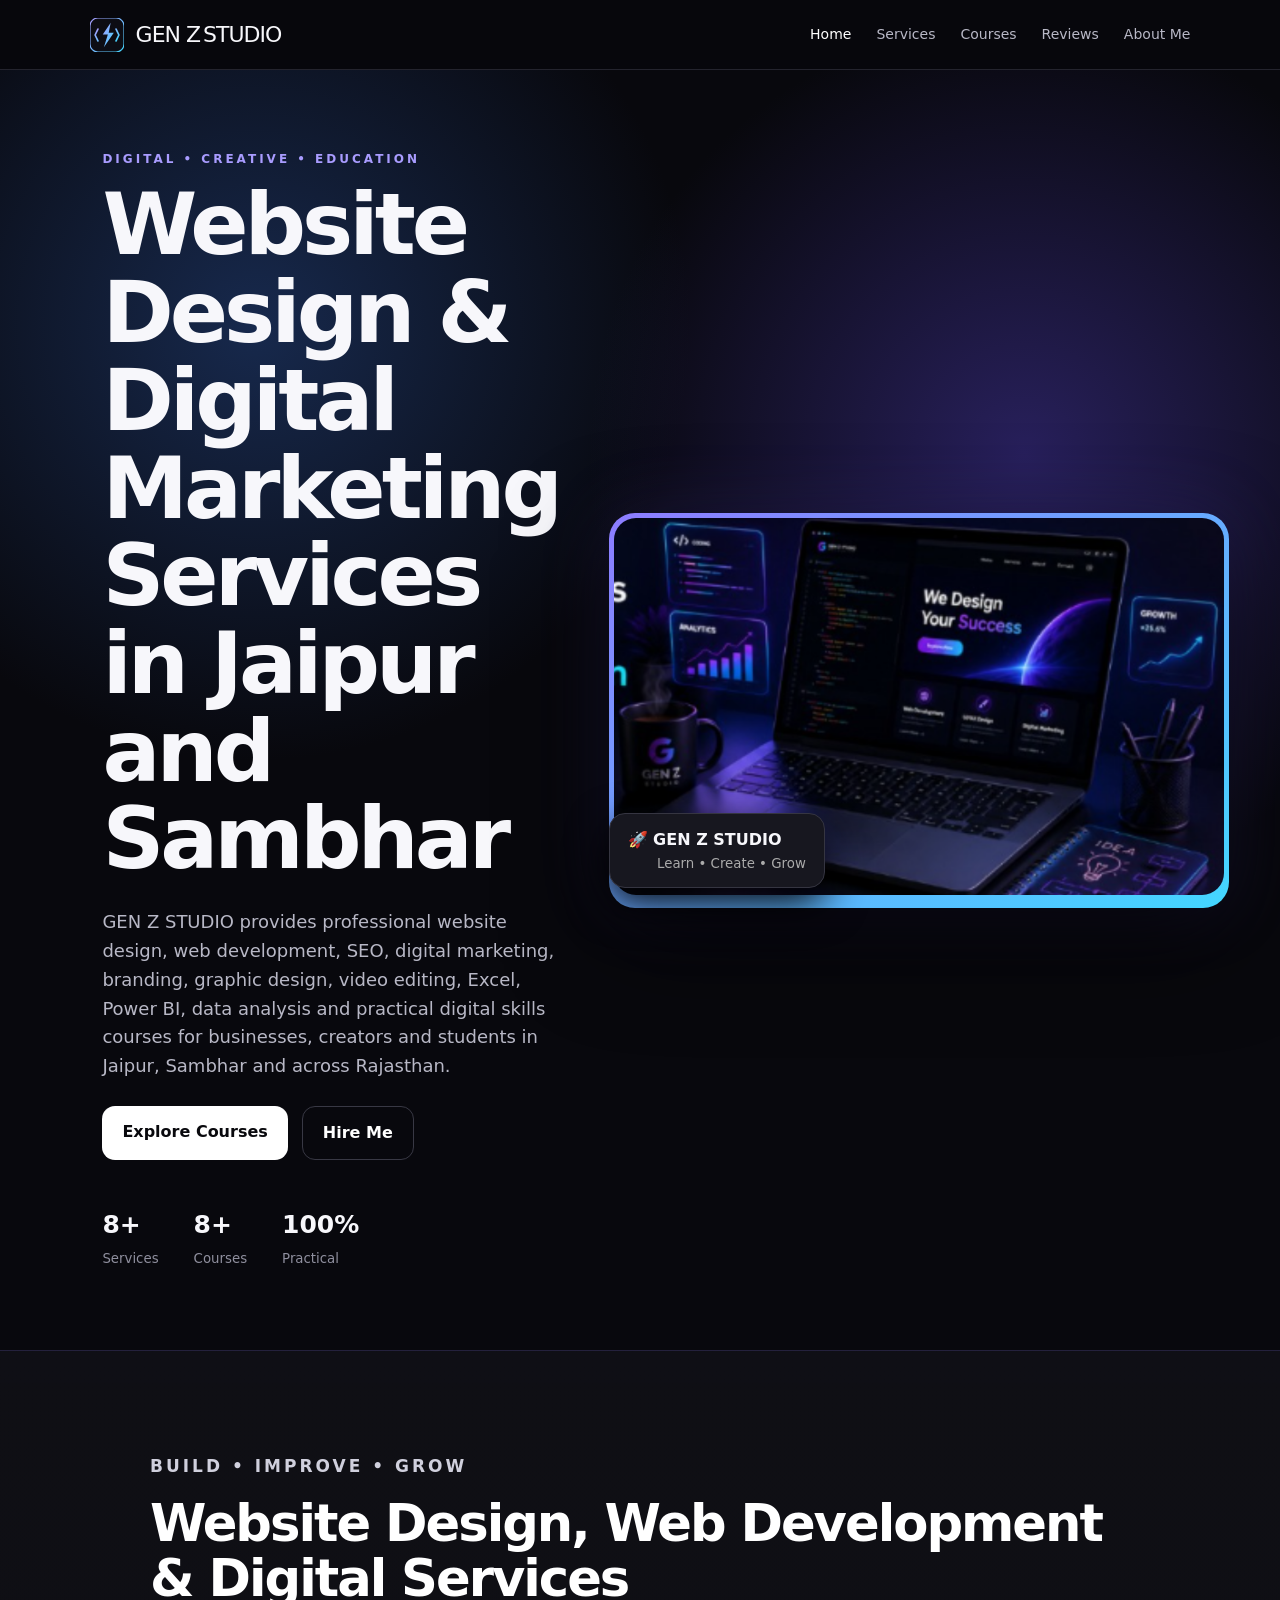
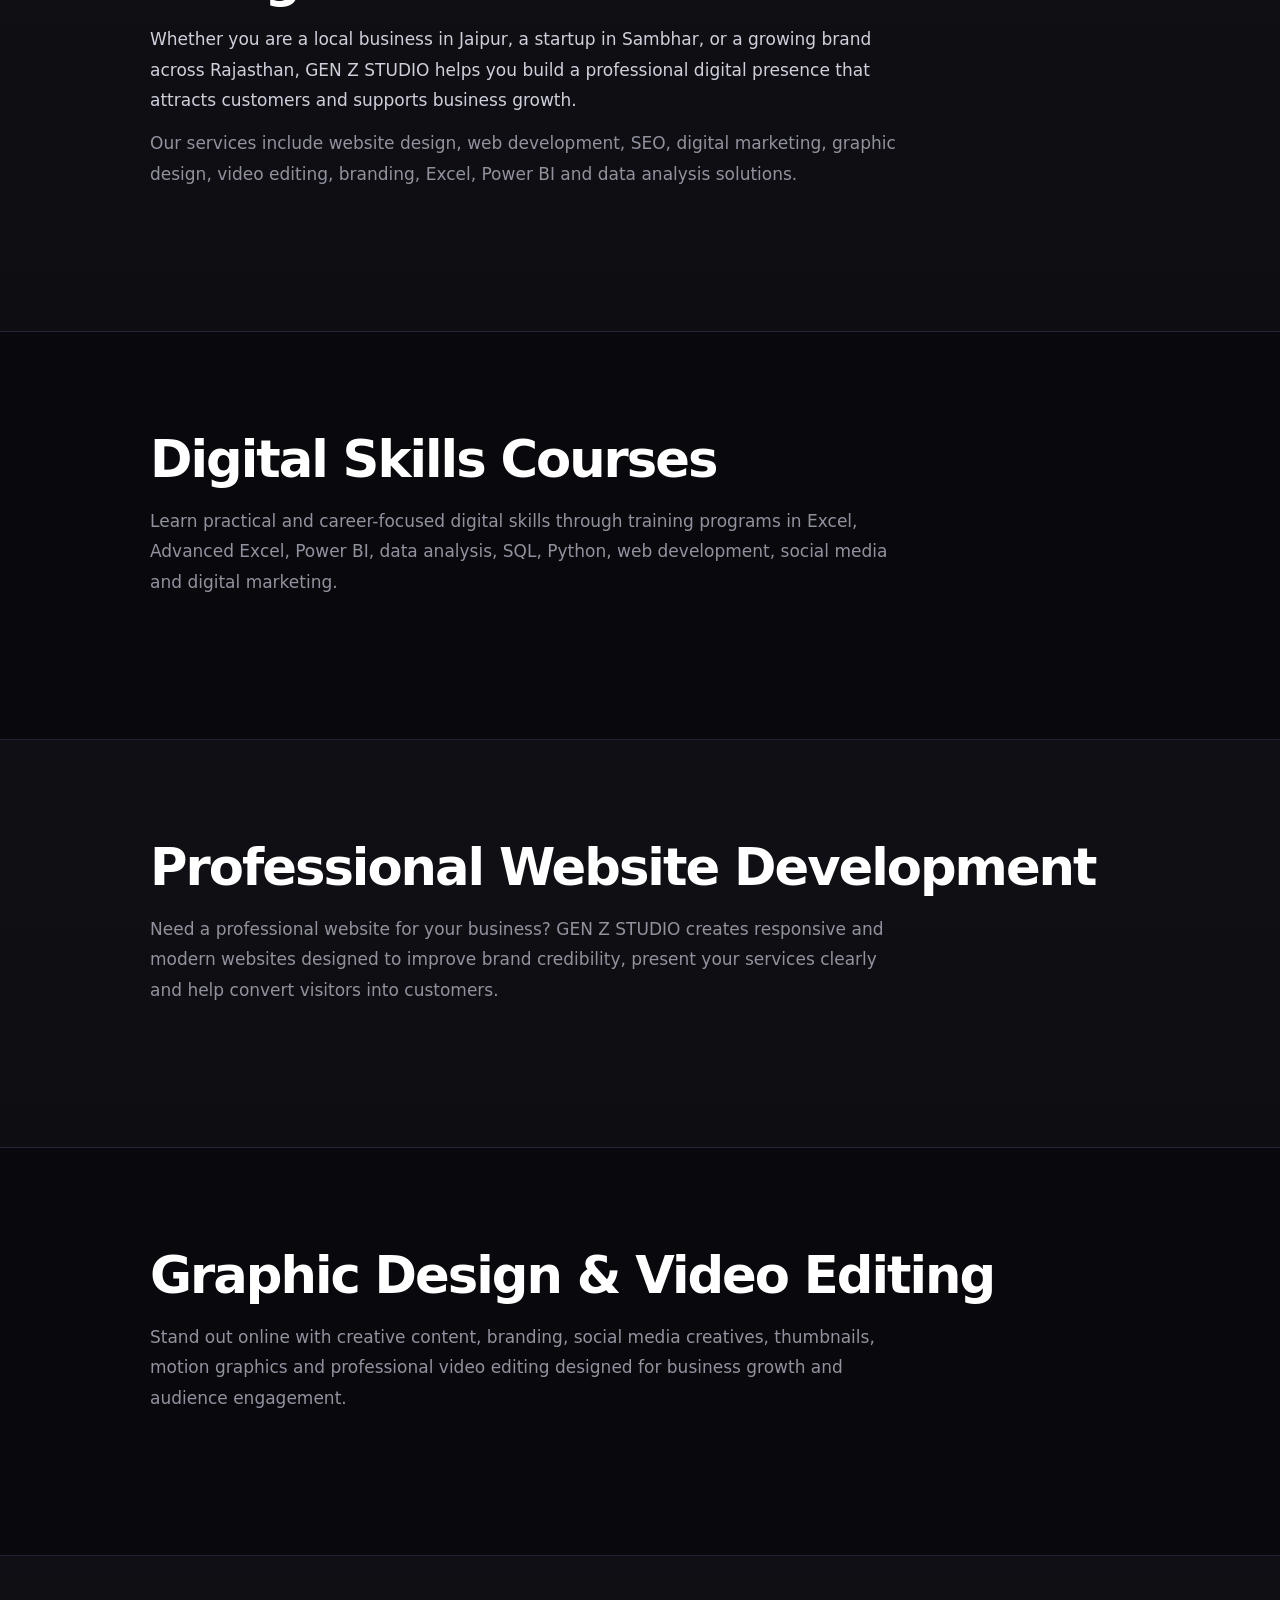
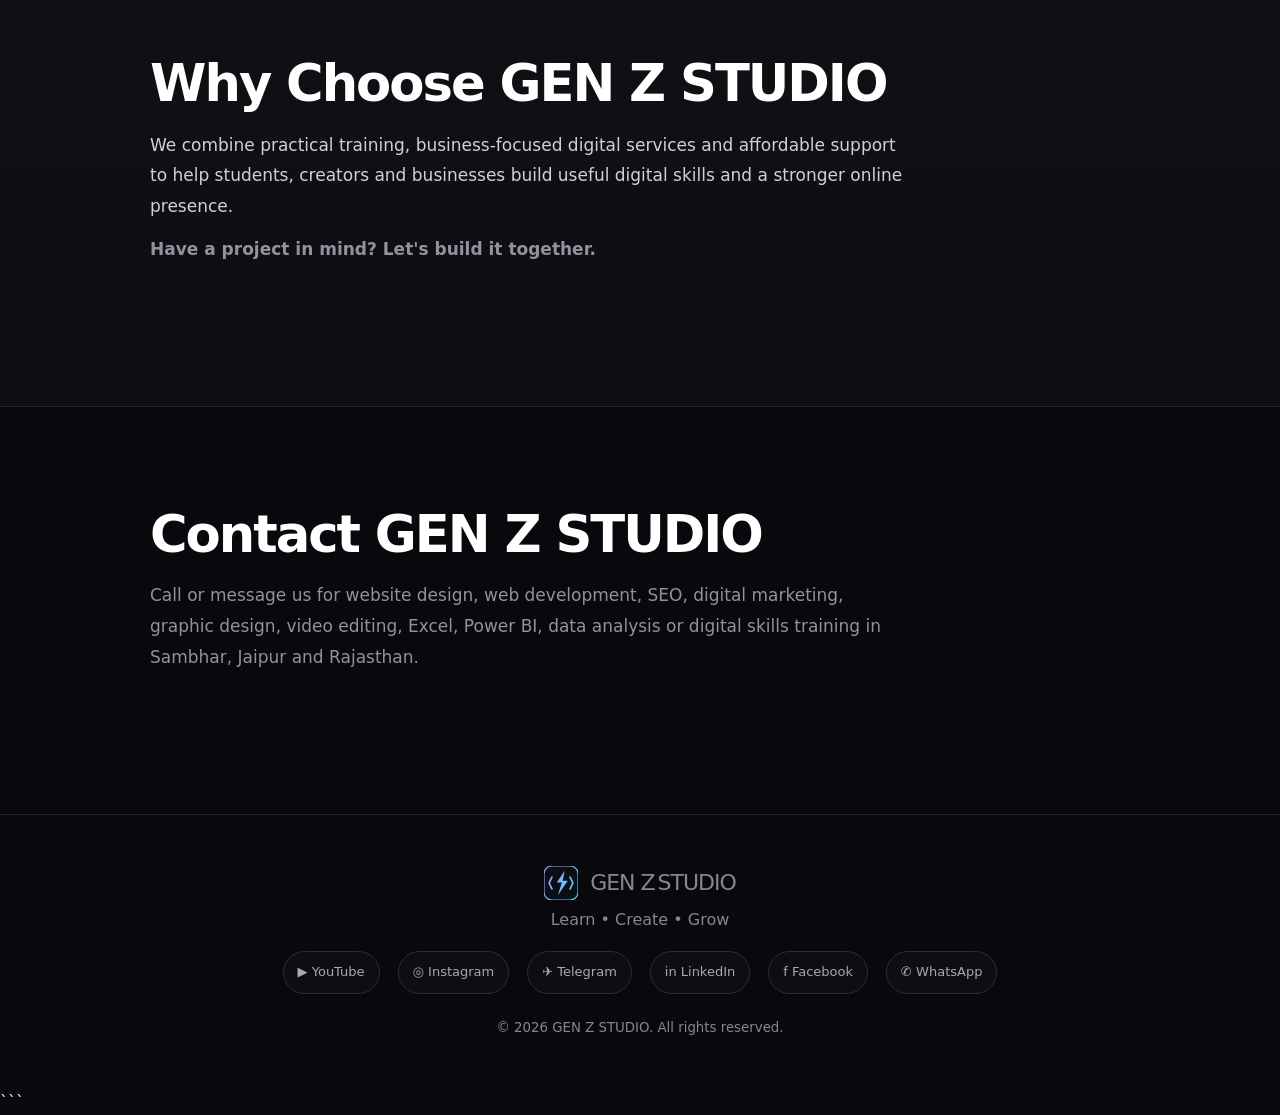
<file: index.html>
<!DOCTYPE html>
<html lang="en">
<head>
<meta charset="UTF-8">
<meta name="viewport" content="width=device-width, initial-scale=1.0">

<!-- Primary SEO -->
<title>GEN Z STUDIO | Website Design & Digital Marketing in Jaipur</title>

<meta name="description" content="GEN Z STUDIO provides professional website design, web development, SEO, digital marketing, graphic design, video editing, Excel, Power BI and data analysis services in Jaipur and Sambhar, Rajasthan.">

<meta name="robots" content="index, follow, max-image-preview:large, max-snippet:-1, max-video-preview:-1">

<link rel="canonical" href="https://manishmk83063-tech.github.io/GEN-Z-STUDIO/">

<!-- Theme -->
<meta name="theme-color" content="#0b1020">

<!-- Local SEO -->
<meta name="geo.region" content="IN-RJ">
<meta name="geo.placename" content="Sambhar, Rajasthan">

<!-- Open Graph -->
<meta property="og:title" content="GEN Z STUDIO | Website Design & Digital Marketing in Jaipur">
<meta property="og:description" content="Professional website design, web development, SEO, digital marketing, graphic design, video editing, Excel, Power BI and data analysis services in Jaipur and Sambhar, Rajasthan.">
<meta property="og:type" content="website">
<meta property="og:url" content="https://manishmk83063-tech.github.io/GEN-Z-STUDIO/">
<meta property="og:site_name" content="GEN Z STUDIO">
<meta property="og:locale" content="en_IN">
<meta property="og:image" content="https://manishmk83063-tech.github.io/GEN-Z-STUDIO/assets/hero-gen-z-studio.png">
<meta property="og:image:alt" content="GEN Z STUDIO website design and digital services">

<!-- Twitter / X -->
<meta name="twitter:card" content="summary_large_image">
<meta name="twitter:title" content="GEN Z STUDIO | Website Design & Digital Marketing">
<meta name="twitter:description" content="Professional website design, web development, SEO, digital marketing, graphic design, video editing, Excel, Power BI and data analysis services in Jaipur and Sambhar, Rajasthan.">
<meta name="twitter:image" content="https://manishmk83063-tech.github.io/GEN-Z-STUDIO/assets/hero-gen-z-studio.png">

<link rel="stylesheet" href="style.css">

<!-- Structured Data -->
<script type="application/ld+json">
{
  "@context": "https://schema.org",
  "@type": "ProfessionalService",
  "@id": "https://manishmk83063-tech.github.io/GEN-Z-STUDIO/#business",
  "name": "GEN Z STUDIO",
  "url": "https://manishmk83063-tech.github.io/GEN-Z-STUDIO/",
  "logo": "https://manishmk83063-tech.github.io/GEN-Z-STUDIO/assets/logo.svg",
  "image": "https://manishmk83063-tech.github.io/GEN-Z-STUDIO/assets/hero-gen-z-studio.png",
  "description": "GEN Z STUDIO provides website design, web development, SEO, digital marketing, graphic design, video editing, Excel, Power BI, data analysis and digital skills training in Sambhar and Jaipur, Rajasthan.",
  "telephone": "+91 8306308351",
  "priceRange": "₹₹",
  "address": {
    "@type": "PostalAddress",
    "addressLocality": "Sambhar",
    "addressRegion": "Rajasthan",
    "addressCountry": "IN"
  },
  "areaServed": [
    {
      "@type": "City",
      "name": "Sambhar"
    },
    {
      "@type": "City",
      "name": "Jaipur"
    },
    {
      "@type": "State",
      "name": "Rajasthan"
    }
  ],
  "sameAs": [
    "https://youtube.com/@gen_z_coder_404",
    "https://www.instagram.com/code___with___manish",
    "https://t.me/CodeWithManish_39",
    "https://www.linkedin.com/in/code-with-manish-580a09380",
    "https://www.facebook.com/share/19f8B6jw2a/"
  ],
  "hasOfferCatalog": {
    "@type": "OfferCatalog",
    "name": "GEN Z STUDIO Services",
    "itemListElement": [
      {
        "@type": "Offer",
        "itemOffered": {
          "@type": "Service",
          "name": "Website Design & Web Development"
        }
      },
      {
        "@type": "Offer",
        "itemOffered": {
          "@type": "Service",
          "name": "SEO & Digital Marketing"
        }
      },
      {
        "@type": "Offer",
        "itemOffered": {
          "@type": "Service",
          "name": "Graphic Design & Video Editing"
        }
      },
      {
        "@type": "Offer",
        "itemOffered": {
          "@type": "Service",
          "name": "Excel, Power BI & Data Analysis"
        }
      }
    ]
  }
}
</script>

</head>

<body>

<header class="navbar">

<a class="logo" href="index.html" aria-label="GEN Z STUDIO Home">
<img src="assets/logo.svg" alt="GEN Z STUDIO logo">
<span>GEN Z<span>STUDIO</span></span>
</a>

<button class="menu" aria-label="Open navigation menu">☰</button>

<nav aria-label="Main navigation">
<a class="active" href="index.html">Home</a>
<a href="services.html">Services</a>
<a href="courses.html">Courses</a>
<a href="reviews.html">Reviews</a>
<a href="about.html">About Me</a>
</nav>

</header>

<main>

<section class="hero">

<div class="hero-text">

<p class="eyebrow">DIGITAL • CREATIVE • EDUCATION</p>

<h1>Website Design & Digital Marketing Services in Jaipur and Sambhar</h1>

<p class="lead">
GEN Z STUDIO provides professional website design, web development, SEO, digital marketing, branding, graphic design, video editing, Excel, Power BI, data analysis and practical digital skills courses for businesses, creators and students in Jaipur, Sambhar and across Rajasthan.
</p>

<div class="buttons">

<a class="btn primary" href="courses.html">
Explore Courses
</a>

<a class="btn ghost" href="services.html">
Hire Me
</a>

</div>

<div class="stats">

<div>
<b>8+</b>
<small>Services</small>
</div>

<div>
<b>8+</b>
<small>Courses</small>
</div>

<div>
<b>100%</b>
<small>Practical</small>
</div>

</div>

</div>

<div class="hero-photo">

<div class="photo-frame hero-image-frame">

<img
src="assets/hero-gen-z-studio.png"
alt="GEN Z STUDIO website design, digital marketing and creative services"
loading="eager"
fetchpriority="high"
>

</div>

<div class="floating-card">
🚀 <b>GEN Z STUDIO</b>
<small>Learn • Create • Grow</small>
</div>

</div>

</section>


<section class="section alt" aria-labelledby="services-heading">

<div class="section-head">

<p class="eyebrow">BUILD • IMPROVE • GROW</p>

<h2 id="services-heading">Website Design, Web Development & Digital Services</h2>

<p>
Whether you are a local business in Jaipur, a startup in Sambhar, or a growing brand across Rajasthan, GEN Z STUDIO helps you build a professional digital presence that attracts customers and supports business growth.
</p>

<p>
Our services include website design, web development, SEO, digital marketing, graphic design, video editing, branding, Excel, Power BI and data analysis solutions.
</p>

</div>

</section>


<section class="section" aria-labelledby="courses-heading">

<div class="section-head">

<h2 id="courses-heading">Digital Skills Courses</h2>

<p>
Learn practical and career-focused digital skills through training programs in Excel, Advanced Excel, Power BI, data analysis, SQL, Python, web development, social media and digital marketing.
</p>

</div>

</section>


<section class="section alt" aria-labelledby="web-development-heading">

<div class="section-head">

<h2 id="web-development-heading">Professional Website Development</h2>

<p>
Need a professional website for your business? GEN Z STUDIO creates responsive and modern websites designed to improve brand credibility, present your services clearly and help convert visitors into customers.
</p>

</div>

</section>


<section class="section" aria-labelledby="creative-heading">

<div class="section-head">

<h2 id="creative-heading">Graphic Design & Video Editing</h2>

<p>
Stand out online with creative content, branding, social media creatives, thumbnails, motion graphics and professional video editing designed for business growth and audience engagement.
</p>

</div>

</section>


<section class="section alt" aria-labelledby="why-heading">

<div class="section-head">

<h2 id="why-heading">Why Choose GEN Z STUDIO</h2>

<p>
We combine practical training, business-focused digital services and affordable support to help students, creators and businesses build useful digital skills and a stronger online presence.
</p>

<p>
<strong>Have a project in mind? Let's build it together.</strong>
</p>

</div>

</section>


<section class="section" aria-labelledby="contact-heading">

<div class="section-head">

<h2 id="contact-heading">Contact GEN Z STUDIO</h2>

<p>
Call or message us for website design, web development, SEO, digital marketing, graphic design, video editing, Excel, Power BI, data analysis or digital skills training in Sambhar, Jaipur and Rajasthan.
</p>

</div>

</section>

</main>


<footer>

<div class="logo">

<img src="assets/logo.svg" alt="GEN Z STUDIO logo">

<span>GEN Z<span>STUDIO</span></span>

</div>

<p>Learn • Create • Grow</p>

<div class="socials footer-socials">

<a href="https://youtube.com/@gen_z_coder_404" target="_blank" rel="noopener noreferrer" aria-label="GEN Z STUDIO YouTube">
▶ YouTube
</a>

<a href="https://www.instagram.com/code___with___manish" target="_blank" rel="noopener noreferrer" aria-label="GEN Z STUDIO Instagram">
◎ Instagram
</a>

<a href="https://t.me/CodeWithManish_39" target="_blank" rel="noopener noreferrer" aria-label="GEN Z STUDIO Telegram">
✈ Telegram
</a>

<a href="https://www.linkedin.com/in/code-with-manish-580a09380" target="_blank" rel="noopener noreferrer" aria-label="GEN Z STUDIO LinkedIn">
in LinkedIn
</a>

<a href="https://www.facebook.com/share/19f8B6jw2a/" target="_blank" rel="noopener noreferrer" aria-label="GEN Z STUDIO Facebook">
f Facebook
</a>

<a href="https://wa.me/918306308351" target="_blank" rel="noopener noreferrer" aria-label="Contact GEN Z STUDIO on WhatsApp">
✆ WhatsApp
</a>

</div>

<small>© 2026 GEN Z STUDIO. All rights reserved.</small>

</footer>


<div
id="enquiryModal"
class="enquiry-modal hidden"
role="dialog"
aria-modal="true"
aria-labelledby="enquiryTitle"
>

<div class="enquiry-card">

<button
id="enquiryClose"
class="enquiry-close"
type="button"
aria-label="Close"
>
×
</button>

<p class="eyebrow">QUICK ENQUIRY</p>

<h2 id="enquiryTitle">Tell us what you need.</h2>

<p class="enquiry-note">
Fill in your details. Your enquiry will open in WhatsApp with all the information already filled in.
</p>

<form id="enquiryForm" class="enquiry-form">

<input id="enquiryType" type="hidden" value="General Enquiry">

<label>
Name
<input id="enquiryName" required type="text" placeholder="Your name">
</label>

<label>
Mobile Number
<input id="enquiryPhone" required type="tel" placeholder="Your mobile number">
</label>

<label>
Email
<input id="enquiryEmail" type="email" placeholder="Your email (optional)">
</label>

<label>
Course / Service
<input id="enquiryItem" type="text" placeholder="What are you interested in?">
</label>

<label>
Message
<textarea id="enquiryMessage" placeholder="Tell me about your requirement..."></textarea>
</label>

<button class="btn primary" type="submit">
Send Enquiry →
</button>

</form>

</div>

</div>


<script src="app.js"></script>

</body>
</html>
```
</file>
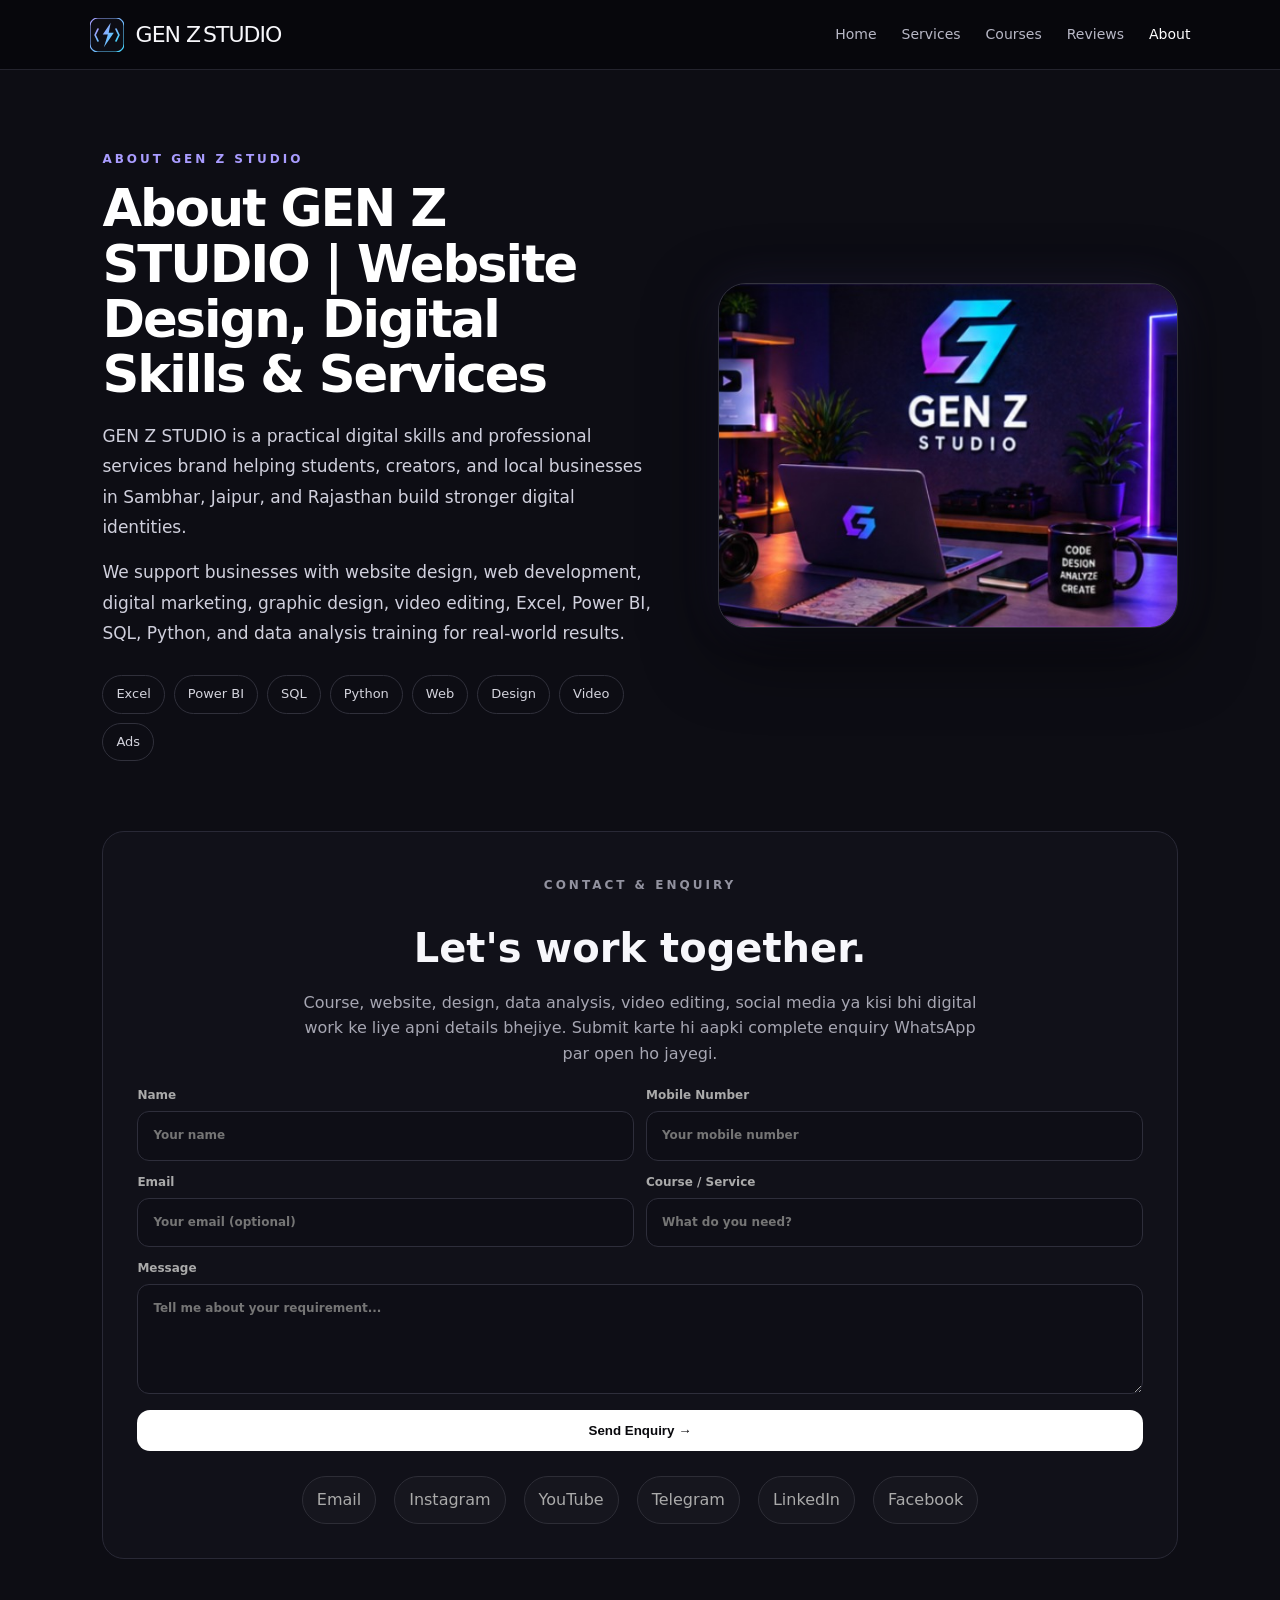
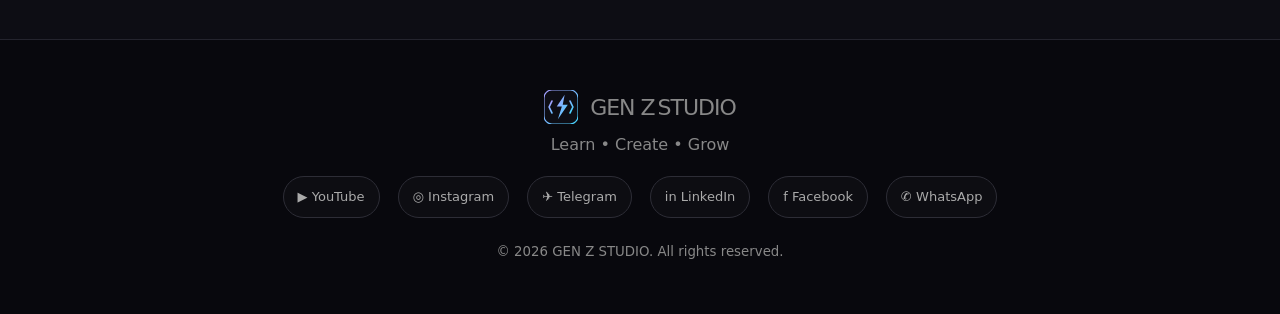
<file: about.html>
<!DOCTYPE html>
<html lang="en">
<head>
<meta charset="UTF-8">
<meta name="viewport" content="width=device-width,initial-scale=1.0">

<title>About GEN Z STUDIO | Website Design, Digital Skills & Services in Jaipur</title>

<meta name="description" content="Learn about GEN Z STUDIO, a digital skills and professional services brand offering website design, web development, Excel, Power BI, data analysis, graphic design, video editing, and digital marketing training in Sambhar, Jaipur, Rajasthan.">

<meta name="keywords" content="about GEN Z STUDIO, website design, web development, digital marketing, Excel, Power BI, data analysis, graphic design, video editing, Jaipur, Sambhar, Rajasthan">

<meta name="robots" content="index, follow">

<link rel="canonical" href="https://manishmk83063-tech.github.io/GEN-Z-STUDIO/about.html">

<link rel="stylesheet" href="style.css">

<meta property="og:title" content="About GEN Z STUDIO | Website Design, Digital Skills & Services in Jaipur">
<meta property="og:description" content="Learn how GEN Z STUDIO helps students and businesses with website design, digital marketing, skills training, and professional digital services in Jaipur and Sambhar.">
<meta property="og:type" content="website">
<meta property="og:url" content="https://manishmk83063-tech.github.io/GEN-Z-STUDIO/about.html">

</head>

<body>

<header class="navbar">

<a class="logo" href="index.html">
<img src="assets/logo.svg" alt="GEN Z STUDIO logo">
<span>GEN Z<span>STUDIO</span></span>
</a>

<button class="menu">☰</button>

<nav>
<a href="index.html">Home</a>
<a href="services.html">Services</a>
<a href="courses.html">Courses</a>
<a href="reviews.html">Reviews</a>
<a class="active" href="about.html">About</a>
</nav>

</header>

<section class="section about">

<div class="about-top">

<div class="about-photo">
<img src="assets/about-gen-z-studio.png" alt="GEN Z STUDIO digital workspace">
</div>

<div class="about-content">

<p class="eyebrow">ABOUT GEN Z STUDIO</p>

<h1>About GEN Z STUDIO | Website Design, Digital Skills & Services</h1>

<p>
GEN Z STUDIO is a practical digital skills and professional services brand helping students, creators, and local businesses in Sambhar, Jaipur, and Rajasthan build stronger digital identities.
</p>

<p style="margin-top:14px">
We support businesses with website design, web development, digital marketing, graphic design, video editing, Excel, Power BI, SQL, Python, and data analysis training for real-world results.
</p>

<div class="chips">
<span>Excel</span>
<span>Power BI</span>
<span>SQL</span>
<span>Python</span>
<span>Web</span>
<span>Design</span>
<span>Video</span>
<span>Ads</span>
</div>

</div>

</div>


<div class="contact-box full-contact" id="contact">

<p class="eyebrow">CONTACT & ENQUIRY</p>

<h3>Let's work together.</h3>

<p>
Course, website, design, data analysis, video editing, social media
ya kisi bhi digital work ke liye apni details bhejiye.
Submit karte hi aapki complete enquiry WhatsApp par open ho jayegi.
</p>

<form id="aboutEnquiryForm" class="about-enquiry-form">

<div class="about-form-row">

<label>
Name
<input id="aboutNameInput" required type="text" placeholder="Your name">
</label>

<label>
Mobile Number
<input id="aboutPhoneInput" required type="tel" placeholder="Your mobile number">
</label>

</div>


<div class="about-form-row">

<label>
Email
<input id="aboutEmailInput" type="email" placeholder="Your email (optional)">
</label>

<label>
Course / Service
<input id="aboutItemInput" type="text" placeholder="What do you need?">
</label>

</div>


<label>
Message
<textarea id="aboutMessageInput" placeholder="Tell me about your requirement..."></textarea>
</label>


<button class="btn primary" type="submit">
Send Enquiry →
</button>

</form>


<div class="contact-links">

<a href="mailto:manishchhichholiya1@gmail.com">Email</a>

<a href="https://www.instagram.com/code___with___manish"
target="_blank" rel="noreferrer">
Instagram
</a>

<a href="https://youtube.com/@gen_z_coder_404"
target="_blank" rel="noreferrer">
YouTube
</a>

<a href="https://t.me/CodeWithManish_39"
target="_blank" rel="noreferrer">
Telegram
</a>

<a href="https://www.linkedin.com/in/code-with-manish-580a09380"
target="_blank" rel="noreferrer">
LinkedIn
</a>

<a href="https://www.facebook.com/share/19f8B6jw2a/"
target="_blank" rel="noreferrer">
Facebook
</a>

</div>

</div>

</section>


<footer>

<div class="logo">

<img src="assets/logo.svg" alt="GEN Z STUDIO logo">

<span>GEN Z<span>STUDIO</span></span>

</div>

<p>Learn • Create • Grow</p>


<div class="socials footer-socials">

<a href="https://youtube.com/@gen_z_coder_404"
target="_blank" rel="noopener noreferrer">
▶ YouTube
</a>

<a href="https://www.instagram.com/code___with___manish"
target="_blank" rel="noopener noreferrer">
◎ Instagram
</a>

<a href="https://t.me/CodeWithManish_39"
target="_blank" rel="noopener noreferrer">
✈ Telegram
</a>

<a href="https://www.linkedin.com/in/code-with-manish-580a09380"
target="_blank" rel="noopener noreferrer">
in LinkedIn
</a>

<a href="https://www.facebook.com/share/19f8B6jw2a/"
target="_blank" rel="noopener noreferrer">
f Facebook
</a>

<a href="https://wa.me/918306308351"
target="_blank" rel="noopener noreferrer">
✆ WhatsApp
</a>

</div>

<small>
© 2026 GEN Z STUDIO. All rights reserved.
</small>

</footer>


<div id="enquiryModal"
class="enquiry-modal hidden"
role="dialog"
aria-modal="true"
aria-labelledby="enquiryTitle">

<div class="enquiry-card">

<button
id="enquiryClose"
class="enquiry-close"
type="button"
aria-label="Close">
×
</button>

<p class="eyebrow">QUICK ENQUIRY</p>

<h2 id="enquiryTitle">
Tell us what you need.
</h2>

<p class="enquiry-note">
Fill in your details. Your enquiry will open in WhatsApp
with all the information already filled in.
</p>


<form id="enquiryForm" class="enquiry-form">

<input
id="enquiryType"
type="hidden"
value="General Enquiry"
>


<label>
Name
<input
id="enquiryName"
required
type="text"
placeholder="Your name">
</label>


<label>
Mobile Number
<input
id="enquiryPhone"
required
type="tel"
placeholder="Your mobile number">
</label>


<label>
Email
<input
id="enquiryEmail"
type="email"
placeholder="Your email (optional)">
</label>


<label>
Course / Service
<input
id="enquiryItem"
type="text"
placeholder="What are you interested in?">
</label>


<label>
Message
<textarea
id="enquiryMessage"
placeholder="Tell me about your requirement..."></textarea>
</label>


<button class="btn primary" type="submit">
Send Enquiry →
</button>

</form>

</div>

</div>


<script src="app.js"></script>

</body>
</html>
</file>
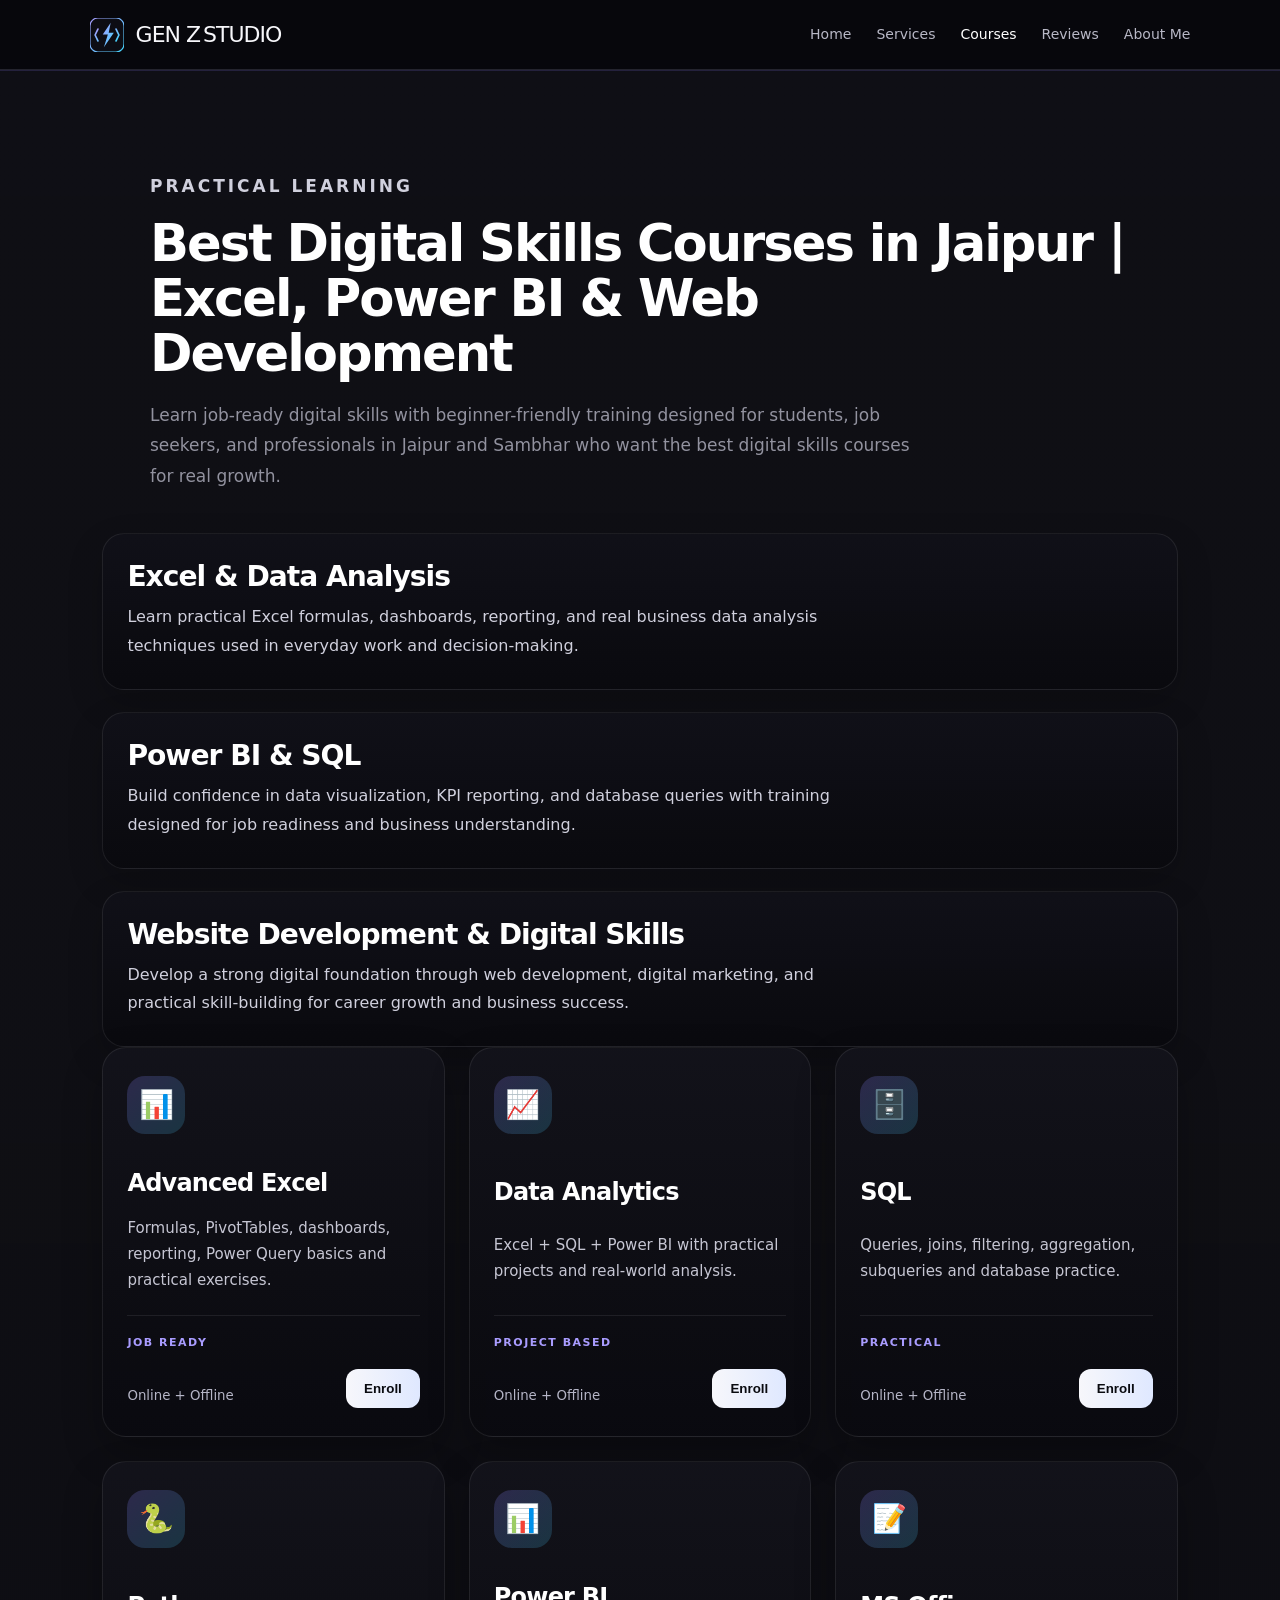
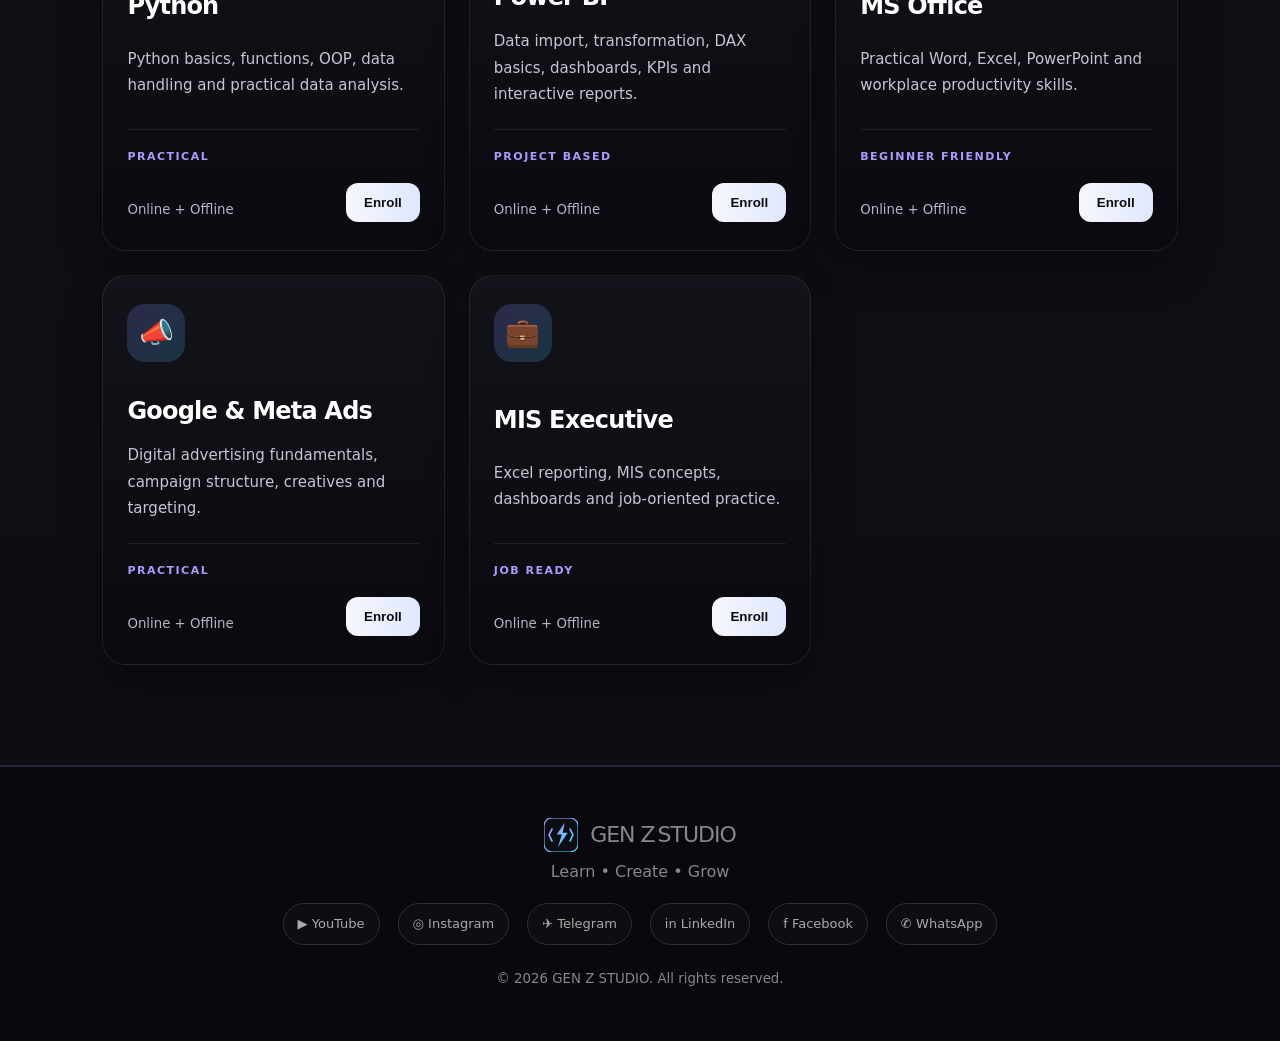
<file: courses.html>
<!DOCTYPE html>
<html lang="en">
<head>
<meta charset="UTF-8">
<meta name="viewport" content="width=device-width,initial-scale=1.0">

<title>Best Digital Skills Courses in Jaipur | Excel, Power BI, Data Analysis & Web Development</title>

<meta name="description" content="Join GEN Z STUDIO for the best digital skills courses in Jaipur, including Excel course Jaipur, Power BI course Jaipur, data analysis training, SQL, Python, web development, and digital marketing courses for students and professionals.">

<meta name="keywords" content="best digital skills courses in Jaipur, Excel course Jaipur, Power BI course Jaipur, data analysis course Jaipur, Python course Jaipur, web development course Jaipur, digital marketing course Jaipur, SQL course Jaipur, Sambhar Rajasthan, GEN Z STUDIO">

<meta name="theme-color" content="#0b1020">
<meta name="robots" content="index, follow, max-image-preview:large, max-snippet:-1, max-video-preview:-1">

<link rel="canonical" href="https://manishmk83063-tech.github.io/GEN-Z-STUDIO/courses.html">

<link rel="stylesheet" href="style.css">

<meta property="og:title" content="Best Digital Skills Courses in Jaipur | Excel, Power BI, Data Analysis & Web Development">
<meta property="og:description" content="Best digital skills courses in Jaipur for Excel, Power BI, data analysis, SQL, Python, web development, and digital marketing training.">
<meta property="og:type" content="website">
<meta property="og:url" content="https://manishmk83063-tech.github.io/GEN-Z-STUDIO/courses.html">
<meta property="og:site_name" content="GEN Z STUDIO">
<meta property="og:locale" content="en_IN">
<meta name="twitter:card" content="summary_large_image">
<meta name="twitter:title" content="Digital Skills Courses in Excel, Power BI, Data Analysis & Web Development | GEN Z STUDIO">
<meta name="twitter:description" content="Practical digital skills training in Excel, Power BI, data analysis, SQL, Python, and web development for students and professionals in Jaipur and Sambhar.">
<script type="application/ld+json">
{
  "@context": "https://schema.org",
  "@type": "Course",
  "name": "Digital Skills Courses",
  "provider": {
    "@type": "Organization",
    "name": "GEN Z STUDIO",
    "sameAs": "https://manishmk83063-tech.github.io/GEN-Z-STUDIO/"
  },
  "description": "Digital skills courses in Excel, Power BI, data analysis, SQL, Python, web development, and digital marketing for students and professionals in Jaipur and Sambhar.",
  "educationalLevel": "Beginner to Professional",
  "audience": {
    "@type": "Audience",
    "audienceType": ["Students", "Professionals", "Job Seekers"]
  },
  "areaServed": ["Jaipur", "Sambhar", "Rajasthan"]
}
</script>

</head>

<body>

<header class="navbar">

<a class="logo" href="index.html">
<img src="assets/logo.svg" alt="GEN Z STUDIO logo">
<span>GEN Z<span>STUDIO</span></span>
</a>

<button class="menu">☰</button>

<nav>
<a href="index.html">Home</a>
<a href="services.html">Services</a>
<a class="active" href="courses.html">Courses</a>
<a href="reviews.html">Reviews</a>
<a href="about.html">About Me</a>
</nav>

</header>


<section class="section alt">

<div class="section-head">

<p class="eyebrow">PRACTICAL LEARNING</p>

<h1>Best Digital Skills Courses in Jaipur | Excel, Power BI & Web Development</h1>

<p>
Learn job-ready digital skills with beginner-friendly training designed for students, job seekers, and professionals in Jaipur and Sambhar who want the best digital skills courses for real growth.
</p>

</div>

<div class="info-stack">
  <div class="info-panel">
    <h2>Excel & Data Analysis</h2>
    <p>Learn practical Excel formulas, dashboards, reporting, and real business data analysis techniques used in everyday work and decision-making.</p>
  </div>

  <div class="info-panel">
    <h2>Power BI & SQL</h2>
    <p>Build confidence in data visualization, KPI reporting, and database queries with training designed for job readiness and business understanding.</p>
  </div>

  <div class="info-panel">
    <h2>Website Development & Digital Skills</h2>
    <p>Develop a strong digital foundation through web development, digital marketing, and practical skill-building for career growth and business success.</p>
  </div>
</div>

<div class="grid course-grid">


<div class="course">

<span>📊</span>

<h3>Advanced Excel</h3>

<p>
Formulas, PivotTables, dashboards, reporting, Power Query basics
and practical exercises.
</p>

<div>

<div>
<b>JOB READY</b>
<br>
<small>Online + Offline</small>
</div>

<button onclick="requestCourse('Advanced Excel')">
Enroll
</button>

</div>

</div>


<div class="course">

<span>📈</span>

<h3>Data Analytics</h3>

<p>
Excel + SQL + Power BI with practical projects and real-world analysis.
</p>

<div>

<div>
<b>PROJECT BASED</b>
<br>
<small>Online + Offline</small>
</div>

<button onclick="requestCourse('Data Analytics')">
Enroll
</button>

</div>

</div>


<div class="course">

<span>🗄️</span>

<h3>SQL</h3>

<p>
Queries, joins, filtering, aggregation, subqueries and database practice.
</p>

<div>

<div>
<b>PRACTICAL</b>
<br>
<small>Online + Offline</small>
</div>

<button onclick="requestCourse('SQL')">
Enroll
</button>

</div>

</div>


<div class="course">

<span>🐍</span>

<h3>Python</h3>

<p>
Python basics, functions, OOP, data handling and practical data analysis.
</p>

<div>

<div>
<b>PRACTICAL</b>
<br>
<small>Online + Offline</small>
</div>

<button onclick="requestCourse('Python')">
Enroll
</button>

</div>

</div>


<div class="course">

<span>📊</span>

<h3>Power BI</h3>

<p>
Data import, transformation, DAX basics, dashboards, KPIs and
interactive reports.
</p>

<div>

<div>
<b>PROJECT BASED</b>
<br>
<small>Online + Offline</small>
</div>

<button onclick="requestCourse('Power BI')">
Enroll
</button>

</div>

</div>


<div class="course">

<span>📝</span>

<h3>MS Office</h3>

<p>
Practical Word, Excel, PowerPoint and workplace productivity skills.
</p>

<div>

<div>
<b>BEGINNER FRIENDLY</b>
<br>
<small>Online + Offline</small>
</div>

<button onclick="requestCourse('MS Office')">
Enroll
</button>

</div>

</div>


<div class="course">

<span>📣</span>

<h3>Google & Meta Ads</h3>

<p>
Digital advertising fundamentals, campaign structure, creatives
and targeting.
</p>

<div>

<div>
<b>PRACTICAL</b>
<br>
<small>Online + Offline</small>
</div>

<button onclick="requestCourse('Google & Meta Ads')">
Enroll
</button>

</div>

</div>


<div class="course">

<span>💼</span>

<h3>MIS Executive</h3>

<p>
Excel reporting, MIS concepts, dashboards and job-oriented practice.
</p>

<div>

<div>
<b>JOB READY</b>
<br>
<small>Online + Offline</small>
</div>

<button onclick="requestCourse('Job Ready MIS Executive')">
Enroll
</button>

</div>

</div>


</div>

</section>


<footer>

<div class="logo">

<img src="assets/logo.svg" alt="GEN Z STUDIO logo">

<span>GEN Z<span>STUDIO</span></span>

</div>

<p>Learn • Create • Grow</p>


<div class="socials footer-socials">

<a href="https://youtube.com/@gen_z_coder_404"
target="_blank"
rel="noopener noreferrer">
▶ YouTube
</a>

<a href="https://www.instagram.com/code___with___manish"
target="_blank"
rel="noopener noreferrer">
◎ Instagram
</a>

<a href="https://t.me/CodeWithManish_39"
target="_blank"
rel="noopener noreferrer">
✈ Telegram
</a>

<a href="https://www.linkedin.com/in/code-with-manish-580a09380"
target="_blank"
rel="noopener noreferrer">
in LinkedIn
</a>

<a href="https://www.facebook.com/share/19f8B6jw2a/"
target="_blank"
rel="noopener noreferrer">
f Facebook
</a>

<a href="https://wa.me/918306308351"
target="_blank"
rel="noopener noreferrer">
✆ WhatsApp
</a>

</div>

<small>
© 2026 GEN Z STUDIO. All rights reserved.
</small>

</footer>


<div id="enquiryModal"
class="enquiry-modal hidden"
role="dialog"
aria-modal="true"
aria-labelledby="enquiryTitle">

<div class="enquiry-card">

<button
id="enquiryClose"
class="enquiry-close"
type="button"
aria-label="Close">
×
</button>

<p class="eyebrow">QUICK ENQUIRY</p>

<h2 id="enquiryTitle">
Tell us what you need.
</h2>

<p class="enquiry-note">
Fill in your details. Your enquiry will open in WhatsApp
with all the information already filled in.
</p>


<form id="enquiryForm" class="enquiry-form">

<input
id="enquiryType"
type="hidden"
value="General Enquiry"
>


<label>
Name
<input
id="enquiryName"
required
type="text"
placeholder="Your name">
</label>


<label>
Mobile Number
<input
id="enquiryPhone"
required
type="tel"
placeholder="Your mobile number">
</label>


<label>
Email
<input
id="enquiryEmail"
type="email"
placeholder="Your email (optional)">
</label>


<label>
Course / Service
<input
id="enquiryItem"
type="text"
placeholder="What are you interested in?">
</label>


<label>
Message
<textarea
id="enquiryMessage"
placeholder="Tell me about your requirement..."></textarea>
</label>


<button class="btn primary" type="submit">
Send Enquiry →
</button>

</form>

</div>

</div>


<script src="app.js"></script>

</body>
</html>
</file>
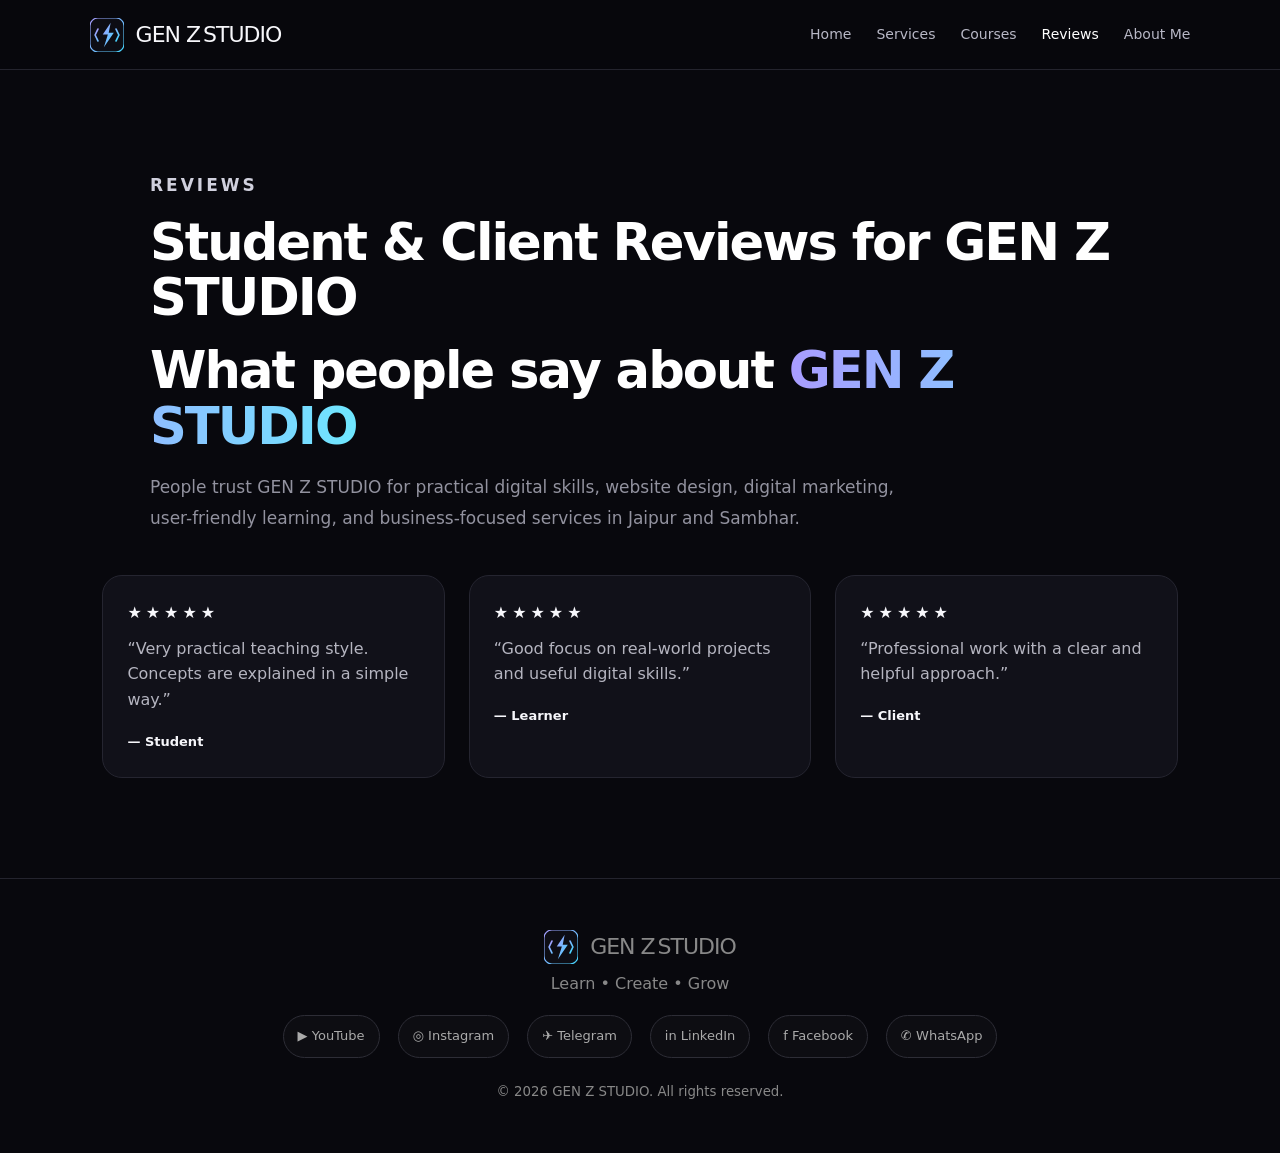
<file: reviews.html>
<!DOCTYPE html>
<html lang="en">
<head>

<meta charset="UTF-8">
<meta name="viewport" content="width=device-width,initial-scale=1.0">

<title>Student & Client Reviews | GEN Z STUDIO Digital Skills & Services</title>

<meta name="description" content="Read student and client reviews about GEN Z STUDIO's practical website design, digital marketing, Excel, Power BI, data analysis, and digital skills training services in Jaipur and Sambhar.">

<meta name="keywords" content="GEN Z STUDIO reviews, student reviews, client reviews, website design reviews, digital marketing reviews, Excel course reviews, Power BI reviews, Jaipur, Sambhar, Rajasthan">

<meta name="theme-color" content="#0b1020">
<meta name="robots" content="index, follow, max-image-preview:large, max-snippet:-1, max-video-preview:-1">

<link rel="canonical" href="https://manishmk83063-tech.github.io/GEN-Z-STUDIO/reviews.html">

<link rel="stylesheet" href="style.css">

<meta property="og:title" content="Student & Client Reviews | GEN Z STUDIO Digital Skills & Services">
<meta property="og:description" content="See what students and clients say about GEN Z STUDIO's practical digital learning and professional services in Jaipur and Sambhar.">
<meta property="og:type" content="website">
<meta property="og:url" content="https://manishmk83063-tech.github.io/GEN-Z-STUDIO/reviews.html">
<meta property="og:site_name" content="GEN Z STUDIO">
<meta property="og:locale" content="en_IN">
<meta name="twitter:card" content="summary_large_image">
<meta name="twitter:title" content="Student & Client Reviews | GEN Z STUDIO Digital Skills & Services">
<meta name="twitter:description" content="See what students and clients say about GEN Z STUDIO's practical digital learning and professional services in Jaipur and Sambhar.">
<script type="application/ld+json">
{
  "@context": "https://schema.org",
  "@type": "Review",
  "itemReviewed": {
    "@type": "Organization",
    "name": "GEN Z STUDIO"
  },
  "reviewBody": "Practical digital skills training and professional digital services with strong client satisfaction in Jaipur and Sambhar.",
  "author": {
    "@type": "Person",
    "name": "Students and Clients"
  }
}
</script>

</head>

<body>

<header class="navbar">

<a class="logo" href="index.html">

<img src="assets/logo.svg" alt="GEN Z STUDIO logo">

<span>GEN Z<span>STUDIO</span></span>

</a>

<button class="menu">☰</button>

<nav>

<a href="index.html">Home</a>

<a href="services.html">Services</a>

<a href="courses.html">Courses</a>

<a class="active" href="reviews.html">Reviews</a>

<a href="about.html">About Me</a>

</nav>

</header>


<section class="section">

<div class="section-head">

<p class="eyebrow">REVIEWS</p>

<h1>Student & Client Reviews for GEN Z STUDIO</h1>

<h2>What people say about <span>GEN Z STUDIO</span></h2>

<p>People trust GEN Z STUDIO for practical digital skills, website design, digital marketing, user-friendly learning, and business-focused services in Jaipur and Sambhar.</p>

</div>


<div class="grid reviews">


<article class="review">

<div>★★★★★</div>

<p>
“Very practical teaching style. Concepts are explained in a simple way.”
</p>

<b>— Student</b>

</article>


<article class="review">

<div>★★★★★</div>

<p>
“Good focus on real-world projects and useful digital skills.”
</p>

<b>— Learner</b>

</article>


<article class="review">

<div>★★★★★</div>

<p>
“Professional work with a clear and helpful approach.”
</p>

<b>— Client</b>

</article>


</div>

</section>


<footer>

<div class="logo">

<img src="assets/logo.svg" alt="GEN Z STUDIO logo">

<span>GEN Z<span>STUDIO</span></span>

</div>

<p>Learn • Create • Grow</p>


<div class="socials footer-socials">

<a href="https://youtube.com/@gen_z_coder_404"
target="_blank"
rel="noopener noreferrer">
▶ YouTube
</a>

<a href="https://www.instagram.com/code___with___manish"
target="_blank"
rel="noopener noreferrer">
◎ Instagram
</a>

<a href="https://t.me/CodeWithManish_39"
target="_blank"
rel="noopener noreferrer">
✈ Telegram
</a>

<a href="https://www.linkedin.com/in/code-with-manish-580a09380"
target="_blank"
rel="noopener noreferrer">
in LinkedIn
</a>

<a href="https://www.facebook.com/share/19f8B6jw2a/"
target="_blank"
rel="noopener noreferrer">
f Facebook
</a>

<a href="https://wa.me/918306308351"
target="_blank"
rel="noopener noreferrer">
✆ WhatsApp
</a>

</div>

<small>
© 2026 GEN Z STUDIO. All rights reserved.
</small>

</footer>


<div id="enquiryModal"
class="enquiry-modal hidden"
role="dialog"
aria-modal="true"
aria-labelledby="enquiryTitle">

<div class="enquiry-card">

<button
id="enquiryClose"
class="enquiry-close"
type="button"
aria-label="Close">
×
</button>

<p class="eyebrow">QUICK ENQUIRY</p>

<h2 id="enquiryTitle">
Tell us what you need.
</h2>

<p class="enquiry-note">
Fill in your details. Your enquiry will open in WhatsApp
with all the information already filled in.
</p>


<form id="enquiryForm" class="enquiry-form">

<input
id="enquiryType"
type="hidden"
value="General Enquiry"
>


<label>

Name

<input
id="enquiryName"
required
type="text"
placeholder="Your name">

</label>


<label>

Mobile Number

<input
id="enquiryPhone"
required
type="tel"
placeholder="Your mobile number">

</label>


<label>

Email

<input
id="enquiryEmail"
type="email"
placeholder="Your email (optional)">

</label>


<label>

Course / Service

<input
id="enquiryItem"
type="text"
placeholder="What are you interested in?">

</label>


<label>

Message

<textarea
id="enquiryMessage"
placeholder="Tell me about your requirement..."></textarea>

</label>


<button class="btn primary" type="submit">
Send Enquiry →
</button>

</form>

</div>

</div>


<script src="app.js"></script>

</body>
</html>
</file>
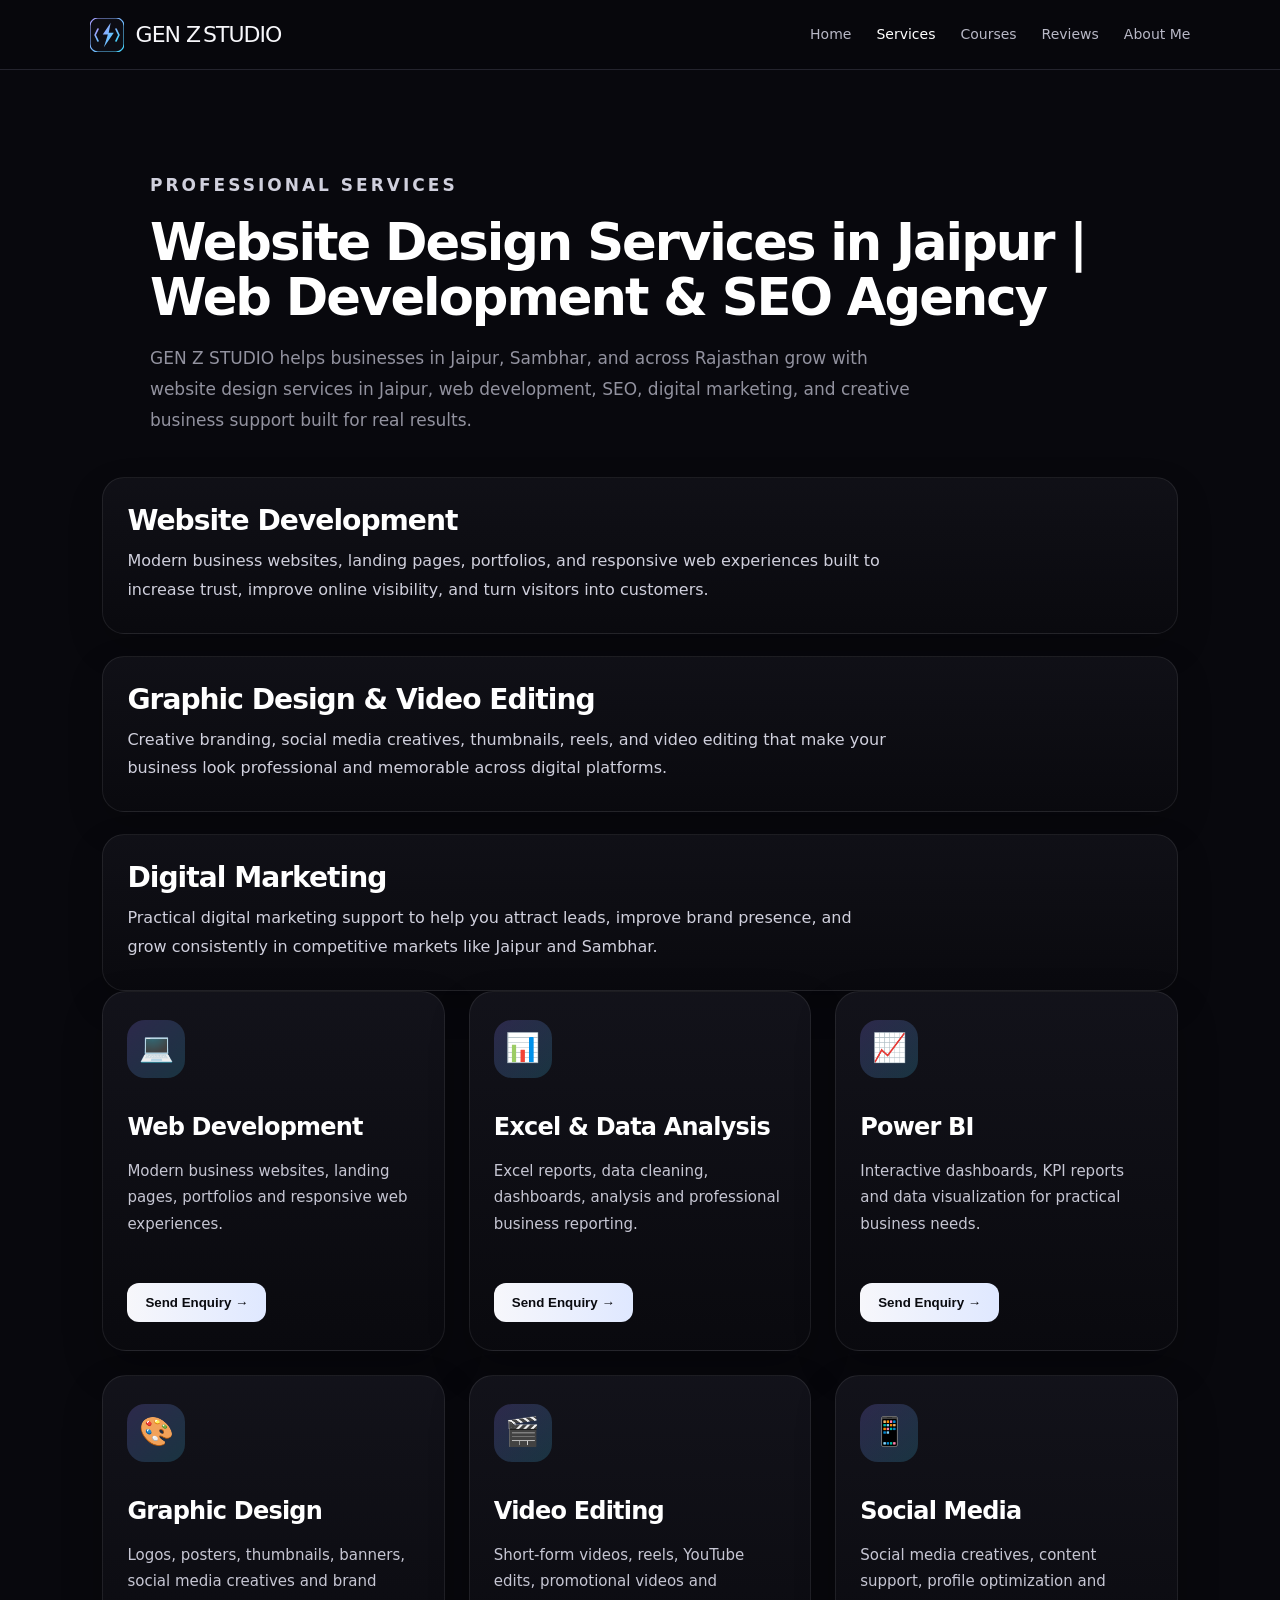
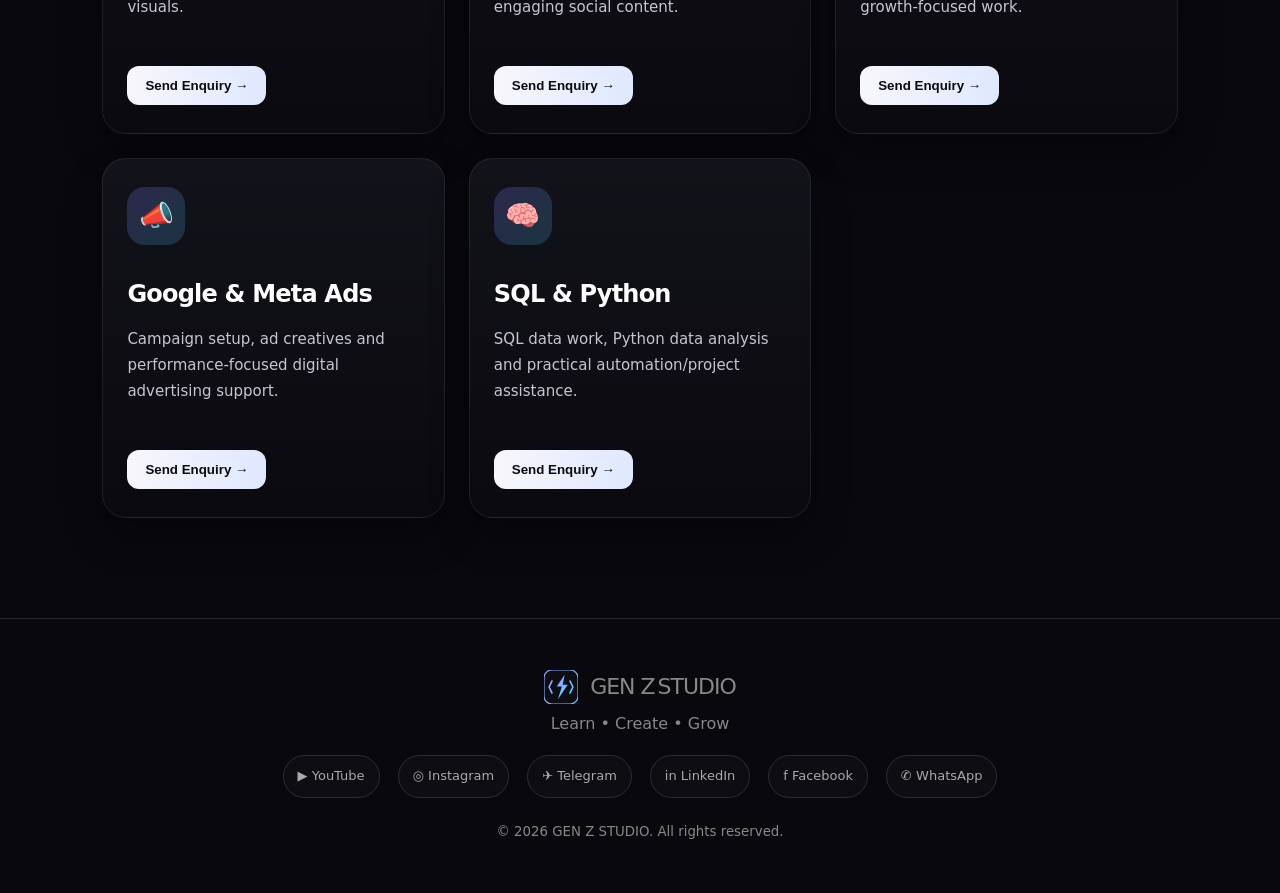
<file: services.html>
<!DOCTYPE html>
<html lang="en">
<head>

<meta charset="UTF-8">
<meta name="viewport" content="width=device-width,initial-scale=1.0">

<title>Website Design Services in Jaipur | Web Development, SEO & Digital Marketing Agency</title>

<meta name="description" content="GEN Z STUDIO provides website design services in Jaipur, web development company support, SEO services, digital marketing agency solutions, graphic design, video editing, and business growth support in Sambhar, Rajasthan.">

<meta name="keywords" content="website design services in Jaipur, web development company in Jaipur, digital marketing agency in Jaipur, SEO services Jaipur, website developer Jaipur, graphic design Jaipur, video editing Jaipur, social media marketing Jaipur, Sambhar Rajasthan, GEN Z STUDIO">

<meta name="theme-color" content="#0b1020">
<meta name="robots" content="index, follow, max-image-preview:large, max-snippet:-1, max-video-preview:-1">

<link rel="canonical" href="https://manishmk83063-tech.github.io/GEN-Z-STUDIO/services.html">

<link rel="stylesheet" href="style.css">

<meta property="og:title" content="Website Design Services in Jaipur | Web Development, SEO & Digital Marketing Agency">
<meta property="og:description" content="Professional website design services in Jaipur, web development, SEO services, digital marketing, and creative support for businesses in Sambhar and Rajasthan.">
<meta property="og:type" content="website">
<meta property="og:url" content="https://manishmk83063-tech.github.io/GEN-Z-STUDIO/services.html">
<meta property="og:site_name" content="GEN Z STUDIO">
<meta property="og:locale" content="en_IN">
<meta name="twitter:card" content="summary_large_image">
<meta name="twitter:title" content="Professional Website Design & Digital Marketing Services in Jaipur | GEN Z STUDIO">
<meta name="twitter:description" content="Professional website design, web development, digital marketing, graphic design, video editing, and digital services for businesses in Jaipur and Sambhar, Rajasthan.">
<script type="application/ld+json">
{
  "@context": "https://schema.org",
  "@type": "ProfessionalService",
  "name": "GEN Z STUDIO",
  "description": "Website design, web development, digital marketing, graphic design, video editing, Excel, Power BI, data analysis, and digital business services in Jaipur and Sambhar, Rajasthan.",
  "areaServed": ["Jaipur", "Sambhar", "Rajasthan"],
  "url": "https://manishmk83063-tech.github.io/GEN-Z-STUDIO/services.html"
}
</script>

</head>

<body>

<header class="navbar">

<a class="logo" href="index.html">
<img src="assets/logo.svg" alt="GEN Z STUDIO logo">
<span>GEN Z<span>STUDIO</span></span>
</a>

<button class="menu">☰</button>

<nav>
<a href="index.html">Home</a>
<a class="active" href="services.html">Services</a>
<a href="courses.html">Courses</a>
<a href="reviews.html">Reviews</a>
<a href="about.html">About Me</a>
</nav>

</header>


<section class="section">

<div class="section-head">

<p class="eyebrow">PROFESSIONAL SERVICES</p>

<h1>Website Design Services in Jaipur | Web Development & SEO Agency</h1>

<p>
GEN Z STUDIO helps businesses in Jaipur, Sambhar, and across Rajasthan grow with website design services in Jaipur, web development, SEO, digital marketing, and creative business support built for real results.
</p>

</div>

<div class="info-stack">
  <div class="info-panel">
    <h2>Website Development</h2>
    <p>Modern business websites, landing pages, portfolios, and responsive web experiences built to increase trust, improve online visibility, and turn visitors into customers.</p>
  </div>

  <div class="info-panel">
    <h2>Graphic Design & Video Editing</h2>
    <p>Creative branding, social media creatives, thumbnails, reels, and video editing that make your business look professional and memorable across digital platforms.</p>
  </div>

  <div class="info-panel">
    <h2>Digital Marketing</h2>
    <p>Practical digital marketing support to help you attract leads, improve brand presence, and grow consistently in competitive markets like Jaipur and Sambhar.</p>
  </div>
</div>

<div class="grid">


<div class="card">

<i>💻</i>

<h3>Web Development</h3>

<p>
Modern business websites, landing pages, portfolios and responsive web experiences.
</p>

<br>

<button class="whatsapp-btn"
onclick="requestService('Web Development')">
Send Enquiry →
</button>

</div>


<div class="card">

<i>📊</i>

<h3>Excel & Data Analysis</h3>

<p>
Excel reports, data cleaning, dashboards, analysis and professional business reporting.
</p>

<br>

<button class="whatsapp-btn"
onclick="requestService('Excel & Data Analysis')">
Send Enquiry →
</button>

</div>


<div class="card">

<i>📈</i>

<h3>Power BI</h3>

<p>
Interactive dashboards, KPI reports and data visualization for practical business needs.
</p>

<br>

<button class="whatsapp-btn"
onclick="requestService('Power BI')">
Send Enquiry →
</button>

</div>


<div class="card">

<i>🎨</i>

<h3>Graphic Design</h3>

<p>
Logos, posters, thumbnails, banners, social media creatives and brand visuals.
</p>

<br>

<button class="whatsapp-btn"
onclick="requestService('Graphic Design')">
Send Enquiry →
</button>

</div>


<div class="card">

<i>🎬</i>

<h3>Video Editing</h3>

<p>
Short-form videos, reels, YouTube edits, promotional videos and engaging social content.
</p>

<br>

<button class="whatsapp-btn"
onclick="requestService('Video Editing')">
Send Enquiry →
</button>

</div>


<div class="card">

<i>📱</i>

<h3>Social Media</h3>

<p>
Social media creatives, content support, profile optimization and growth-focused work.
</p>

<br>

<button class="whatsapp-btn"
onclick="requestService('Social Media')">
Send Enquiry →
</button>

</div>


<div class="card">

<i>📣</i>

<h3>Google & Meta Ads</h3>

<p>
Campaign setup, ad creatives and performance-focused digital advertising support.
</p>

<br>

<button class="whatsapp-btn"
onclick="requestService('Google & Meta Ads')">
Send Enquiry →
</button>

</div>


<div class="card">

<i>🧠</i>

<h3>SQL & Python</h3>

<p>
SQL data work, Python data analysis and practical automation/project assistance.
</p>

<br>

<button class="whatsapp-btn"
onclick="requestService('SQL & Python')">
Send Enquiry →
</button>

</div>


</div>

</section>


<footer>

<div class="logo">

<img src="assets/logo.svg" alt="GEN Z STUDIO logo">

<span>GEN Z<span>STUDIO</span></span>

</div>

<p>Learn • Create • Grow</p>


<div class="socials footer-socials">

<a href="https://youtube.com/@gen_z_coder_404"
target="_blank"
rel="noopener noreferrer">
▶ YouTube
</a>

<a href="https://www.instagram.com/code___with___manish"
target="_blank"
rel="noopener noreferrer">
◎ Instagram
</a>

<a href="https://t.me/CodeWithManish_39"
target="_blank"
rel="noopener noreferrer">
✈ Telegram
</a>

<a href="https://www.linkedin.com/in/code-with-manish-580a09380"
target="_blank"
rel="noopener noreferrer">
in LinkedIn
</a>

<a href="https://www.facebook.com/share/19f8B6jw2a/"
target="_blank"
rel="noopener noreferrer">
f Facebook
</a>

<a href="https://wa.me/918306308351"
target="_blank"
rel="noopener noreferrer">
✆ WhatsApp
</a>

</div>

<small>
© 2026 GEN Z STUDIO. All rights reserved.
</small>

</footer>


<div id="enquiryModal"
class="enquiry-modal hidden"
role="dialog"
aria-modal="true"
aria-labelledby="enquiryTitle">

<div class="enquiry-card">

<button
id="enquiryClose"
class="enquiry-close"
type="button"
aria-label="Close">
×
</button>

<p class="eyebrow">QUICK ENQUIRY</p>

<h2 id="enquiryTitle">
Tell us what you need.
</h2>

<p class="enquiry-note">
Fill in your details. Your enquiry will open in WhatsApp
with all the information already filled in.
</p>


<form id="enquiryForm" class="enquiry-form">

<input
id="enquiryType"
type="hidden"
value="General Enquiry"
>


<label>
Name
<input
id="enquiryName"
required
type="text"
placeholder="Your name">
</label>


<label>
Mobile Number
<input
id="enquiryPhone"
required
type="tel"
placeholder="Your mobile number">
</label>


<label>
Email
<input
id="enquiryEmail"
type="email"
placeholder="Your email (optional)">
</label>


<label>
Course / Service
<input
id="enquiryItem"
type="text"
placeholder="What are you interested in?">
</label>


<label>
Message
<textarea
id="enquiryMessage"
placeholder="Tell me about your requirement..."></textarea>
</label>


<button class="btn primary" type="submit">
Send Enquiry →
</button>

</form>

</div>

</div>


<script src="app.js"></script>

</body>
</html>
</file>
<file: style.css>
*{box-sizing:border-box;margin:0;padding:0}html{scroll-behavior:smooth}body{font-family:Inter,system-ui,-apple-system,Segoe UI,sans-serif;background:#08080d;color:#f7f7fb;line-height:1.6}a{text-decoration:none;color:inherit}.navbar{position:sticky;top:0;z-index:50;display:flex;justify-content:space-between;align-items:center;padding:17px 7%;background:rgba(8,8,13,.86);backdrop-filter:blur(18px);border-bottom:1px solid #24242e}.logo{font-weight:900;font-size:22px;letter-spacing:-1px}.logo span{font-weight:400;margin-left:3px}.navbar nav{display:flex;gap:25px}.navbar nav a{color:#b8b8c6;font-size:14px}.navbar nav a:hover,.navbar nav a.active{color:#fff}.menu{display:none;background:none;border:0;color:white;font-size:26px}.hero{min-height:88vh;display:grid;grid-template-columns:1.1fr .9fr;gap:50px;align-items:center;padding:80px 8%;background:radial-gradient(circle at 80% 30%,#28205c 0,transparent 32%),radial-gradient(circle at 20% 20%,#17294d 0,transparent 30%)}.eyebrow{font-size:12px;letter-spacing:3px;color:#a99cff;font-weight:800;margin-bottom:12px}.hero h1{font-size:clamp(48px,7vw,86px);line-height:1.02;letter-spacing:-4px}.hero h1 span,.about h2 span{background:linear-gradient(90deg,#a99cff,#6ee7ff);-webkit-background-clip:text;color:transparent}.lead{max-width:620px;color:#b8b8c6;font-size:18px;margin:25px 0}.buttons{display:flex;gap:14px;flex-wrap:wrap}.btn{display:inline-block;border:0;border-radius:13px;padding:13px 20px;font-weight:800;cursor:pointer}.primary{background:#fff;color:#09090d}.ghost{border:1px solid #383844;color:#fff;background:transparent}.stats{display:flex;gap:35px;margin-top:45px}.stats b{display:block;font-size:25px}.stats small{color:#8f8f9e}.hero-photo{position:relative;display:flex;justify-content:center}.photo-frame{width:min(390px,80vw);aspect-ratio:4/5;border-radius:32px;padding:8px;background:linear-gradient(145deg,#8d7cff,#43d7ff);transform:rotate(3deg);box-shadow:0 30px 90px #000}.photo-frame img{width:100%;height:100%;object-fit:cover;border-radius:26px;background:#171720}.floating-card{position:absolute;bottom:5%;left:0;background:#17171f;border:1px solid #353541;padding:13px 18px;border-radius:16px;box-shadow:0 15px 40px #000}.floating-card small{display:block;color:#aaa;margin-left:29px}.section{padding:100px 8%}.alt{background:#0d0d14}.section-head{text-align:center;max-width:720px;margin:0 auto 50px}.section h2{font-size:50px;line-height:1.1;letter-spacing:-2px}.section-head>p:last-child{color:#92929f;margin-top:12px}.grid{display:grid;grid-template-columns:repeat(4,1fr);gap:18px}.card,.course,.review{background:#111119;border:1px solid #252530;border-radius:20px;padding:24px;transition:.3s}.card:hover,.course:hover,.review:hover{transform:translateY(-6px);border-color:#555568}.card i{font-style:normal;font-size:30px}.card h3,.course h3{margin:12px 0 7px}.card p,.course p{color:#92929f;font-size:14px}.course-grid{grid-template-columns:repeat(4,1fr)}.course>span{font-size:34px}.course>div{display:flex;align-items:center;justify-content:space-between;gap:10px;margin-top:20px}.course b{font-size:11px;color:#9c91ff}.course button,.whatsapp-btn{border:1px solid #3a3947;background:#fff;color:#08080d;border-radius:9px;padding:8px 11px;font-weight:800;cursor:pointer}.reviews{grid-template-columns:repeat(3,1fr)}.review>div{letter-spacing:4px;margin-bottom:10px}.review p{color:#b5b5c0;margin-bottom:15px}.review b{font-size:13px}.about{display:grid;grid-template-columns:360px 1fr;gap:70px;align-items:center;background:#0d0d14}.about-photo img{width:100%;aspect-ratio:1/1;object-fit:cover;border-radius:30px;border:1px solid #34343f;background:#171720}.about h2{font-size:54px;margin-bottom:18px}.about p:not(.eyebrow){color:#a6a6b2;max-width:700px}.chips{display:flex;gap:9px;flex-wrap:wrap;margin-top:25px}.chips span{padding:8px 13px;border:1px solid #30303b;border-radius:999px;color:#d4d4dd;font-size:13px}.contact-box{max-width:800px;margin:45px auto 0;padding:30px;border:1px solid #292936;border-radius:22px;background:#111119;text-align:center}.contact-box p{color:#92929f;margin:10px auto 20px}.contact-links,.socials{display:flex;justify-content:center;gap:18px;margin-top:25px;color:#aaa;flex-wrap:wrap}.contact-links a,.socials a{padding:10px 14px;border:1px solid #2d2d36;border-radius:999px;background:rgba(255,255,255,.02);transition:all .2s ease}.contact-links a:hover,.socials a:hover{transform:translateY(-1px);border-color:#7c6cff;background:rgba(124,108,255,.09)}footer{text-align:center;padding:50px 8%;border-top:1px solid #24242e;color:#888}.socials{margin:18px 0}.social-link{display:inline-flex;align-items:center;gap:8px}.social-icon{display:inline-flex;align-items:center;justify-content:center;width:22px;height:22px;border-radius:50%;background:linear-gradient(135deg,#8b5cf6,#2dd4bf);color:#fff;font-size:12px;font-weight:800}@media(max-width:900px){.grid,.course-grid{grid-template-columns:repeat(2,1fr)}.hero{grid-template-columns:1fr;text-align:center}.lead{margin:25px auto}.buttons,.stats{justify-content:center}.about{grid-template-columns:1fr}.about-photo{max-width:360px;margin:auto}.navbar nav{gap:14px}}@media(max-width:650px){.navbar{padding:16px 5%}.menu{display:block}.navbar nav{display:none;position:absolute;top:67px;left:0;right:0;background:#0d0d14;padding:20px 6%;flex-direction:column;border-bottom:1px solid #292934}.navbar nav.open{display:flex}.hero,.section{padding:70px 5%}.hero h1{font-size:53px;letter-spacing:-3px}.section h2,.about h2{font-size:40px}.grid,.course-grid,.reviews{grid-template-columns:1fr}.stats{gap:18px}.stats small{font-size:11px}.floating-card{left:2%}}
.logo-badge{position:absolute;bottom:-15px;right:-15px;width:120px;height:120px;border-radius:50%;border:4px solid #08080d;background:linear-gradient(135deg,#8d7cff,#43d7ff);padding:4px;display:flex;align-items:center;justify-content:center;box-shadow:0 15px 40px rgba(141,124,255,.3),0 0 30px rgba(110,231,255,.2);animation:pulse-in .5s ease-out}.logo-img{width:100%;height:100%;object-fit:cover;border-radius:50%;border:2px solid #08080d}@keyframes pulse-in{from{transform:scale(.5);opacity:0}to{transform:scale(1);opacity:1}}

/* ===== ENQUIRY FORM ===== */
body.modal-open{overflow:hidden}
.enquiry-modal{position:fixed;inset:0;z-index:200;background:rgba(0,0,0,.78);backdrop-filter:blur(12px);display:grid;place-items:center;padding:20px}
.enquiry-modal.hidden{display:none!important}
.enquiry-card{width:min(560px,100%);max-height:92vh;overflow:auto;background:linear-gradient(145deg,#12121d,#0b0b12);border:1px solid #3b3753;border-radius:26px;padding:30px;box-shadow:0 30px 100px rgba(0,0,0,.65),0 0 60px rgba(124,108,255,.12);position:relative}
.enquiry-card h2{font-size:36px;line-height:1.1;margin:4px 0 10px;letter-spacing:-1.5px}
.enquiry-note{color:#9b9ba8;font-size:14px;margin-bottom:20px}
.enquiry-close{position:absolute;right:16px;top:10px;width:40px;height:40px;border-radius:50%;border:1px solid #333342;background:#171722;color:#fff;font-size:28px;cursor:pointer}
.enquiry-form{display:grid;gap:12px}
.enquiry-form label{font-size:12px;color:#aaa;font-weight:700}
.enquiry-form input,.enquiry-form textarea{display:block;width:100%;margin-top:6px;padding:14px 15px;border-radius:12px;border:1px solid #2e2e3b;background:#0e0e16;color:#fff;outline:none;font:inherit}
.enquiry-form input:focus,.enquiry-form textarea:focus{border-color:#8b7cff;box-shadow:0 0 0 3px rgba(139,124,255,.1)}
.enquiry-form textarea{min-height:110px;resize:vertical}
.enquiry-form .btn{margin-top:4px;width:100%}
.hero-image-frame{transform:rotate(0deg);width:min(620px,90vw);aspect-ratio:16/10;padding:5px;border-radius:26px;background:linear-gradient(145deg,#8d7cff,#43d7ff);box-shadow:0 30px 100px rgba(0,0,0,.75),0 0 70px rgba(109,92,255,.18)}
.hero-image-frame img{border-radius:22px;object-fit:cover}
@media(max-width:900px){.hero-image-frame{width:min(700px,95vw)}}
@media(max-width:650px){.enquiry-card{padding:24px;border-radius:20px}.enquiry-card h2{font-size:29px}.hero-image-frame{aspect-ratio:16/11}}
.logo{display:inline-flex;align-items:center;gap:9px}.logo>img{width:34px;height:34px;object-fit:contain}.logo>span{display:inline-block}.logo>span>span{font-weight:400;margin-left:3px}@media(max-width:650px){.logo>img{width:31px;height:31px}}
.about-photo img{object-position:center;box-shadow:0 20px 60px rgba(0,0,0,.45)}


/* ===== ABOUT PAGE INLINE ENQUIRY ===== */
.about-enquiry-form{display:grid;gap:12px;margin-top:20px;text-align:left}
.about-form-row{display:grid;grid-template-columns:1fr 1fr;gap:12px}
.about-enquiry-form label{font-size:12px;color:#aaa;font-weight:700}
.about-enquiry-form input,.about-enquiry-form textarea{display:block;width:100%;margin-top:6px;padding:14px 15px;border-radius:12px;border:1px solid #2e2e3b;background:#0e0e16;color:#fff;outline:none;font:inherit}
.about-enquiry-form input:focus,.about-enquiry-form textarea:focus{border-color:#8b7cff;box-shadow:0 0 0 3px rgba(139,124,255,.1)}
.about-enquiry-form textarea{min-height:110px;resize:vertical}
.about-enquiry-form .btn{width:100%;margin-top:4px}
@media(max-width:650px){.about-form-row{grid-template-columns:1fr}}

/* About page layout: image + intro side-by-side, enquiry full width below */
.about-top{display:grid;grid-template-columns:1fr 360px;gap:70px;align-items:center}
.about-content{min-width:0}
.full-contact{grid-column:1/-1;width:100%;max-width:none;margin:65px 0 0}
.full-contact .about-enquiry-form{max-width:100%}
.full-contact .about-form-row{grid-template-columns:1fr 1fr}
@media(max-width:900px){.about-top{grid-template-columns:1fr}.about-photo{max-width:360px;margin:auto}.full-contact{margin-top:50px}}
@media(max-width:650px){.full-contact .about-form-row{grid-template-columns:1fr}}


/* ===== FINAL RESPONSIVE ABOUT LAYOUT ===== */
.about.section{display:block;padding-top:80px;padding-bottom:80px}
.about-top{display:grid;grid-template-columns:minmax(0,1fr) minmax(360px,460px);gap:64px;align-items:center;max-width:1200px;margin:0 auto}
.about-content{min-width:0;order:1}
.about-photo{order:2;width:100%;max-width:460px;margin:0 auto}
.about-photo img{display:block;width:100%;height:auto;aspect-ratio:4/3;object-fit:cover;object-position:center;border-radius:28px;border:1px solid #34343f;background:#171720;box-shadow:0 24px 70px rgba(0,0,0,.55),0 0 45px rgba(124,108,255,.10)}
.about h2{font-size:clamp(40px,5vw,58px);line-height:1.05;margin-bottom:20px}
.about-content p:not(.eyebrow){font-size:16px;line-height:1.8}
.chips{margin-top:26px}
.full-contact{width:min(1200px,100%);margin:70px auto 0;padding:34px}
.full-contact h3{font-size:clamp(28px,4vw,40px)}
@media(max-width:900px){
  .about-top{grid-template-columns:minmax(0,1fr) minmax(300px,380px);gap:38px}
  .about-photo{max-width:380px}
  .about.section{padding-left:6%;padding-right:6%}
}
@media(max-width:760px){
  .about-top{grid-template-columns:1fr;gap:34px}
  .about-content{order:1}
  .about-photo{order:2;max-width:520px;width:100%}
  .about-photo img{aspect-ratio:16/10}
  .full-contact{margin-top:48px}
}
@media(max-width:480px){
  .about.section{padding-top:55px;padding-bottom:55px}
  .about-photo{max-width:100%}
  .about-photo img{aspect-ratio:4/3;border-radius:22px}
  .full-contact{padding:22px;margin-top:40px}
}

.footer-socials{margin:18px 0 20px!important}.footer-socials a{font-size:13px}
@media(max-width:650px){.footer-socials{gap:8px}.footer-socials a{padding:8px 10px;font-size:12px}}

/* ===== PROFESSIONAL BUSINESS LAYOUT ===== */
.section{padding:100px 8%;position:relative}
.section.alt{background:linear-gradient(180deg,rgba(18,18,24,.72),rgba(14,14,19,.9));border-top:1px solid rgba(141,124,255,.18);border-bottom:1px solid rgba(141,124,255,.18)}
.section-head{max-width:980px;margin:0 auto 42px;text-align:left}
.section-head.center{text-align:center}
.section-head .eyebrow{margin-bottom:14px}
.section-head h1,
.section-head h2,
.about h1,
.about h2{font-size:clamp(30px,4vw,60px);line-height:1.08;letter-spacing:-2px;margin:0 0 18px;color:#fff}
.section-head h2 span,.about h2 span{background:linear-gradient(90deg,#a99cff,#6ee7ff);-webkit-background-clip:text;color:transparent}
.section-head p,.about-content p:not(.eyebrow){color:#d0d0dd;font-size:17px;line-height:1.8;max-width:760px}
.grid{display:grid;grid-template-columns:repeat(3,minmax(0,1fr));gap:24px;max-width:1200px;margin:0 auto}
.card,.course{background:linear-gradient(180deg,rgba(19,19,27,.96),rgba(10,10,15,.95));border:1px solid rgba(255,255,255,.08);border-radius:24px;padding:28px 24px;box-shadow:0 18px 40px rgba(0,0,0,.24);transition:transform .2s ease, border-color .2s ease, box-shadow .2s ease}
.card:hover,.course:hover{transform:translateY(-4px);border-color:rgba(141,124,255,.45);box-shadow:0 24px 56px rgba(92,80,170,.18)}
.card i,.course span{display:inline-flex;align-items:center;justify-content:center;width:58px;height:58px;border-radius:18px;background:linear-gradient(135deg,rgba(141,124,255,.22),rgba(67,215,255,.18));font-size:28px;margin-bottom:18px}
.card h3,.course h3{font-size:24px;letter-spacing:-.8px;margin-bottom:12px;color:#fff}
.card p,.course p{font-size:15px;color:#c6c6d3;line-height:1.75}
.card .whatsapp-btn,.course button{margin-top:20px;border:0;border-radius:12px;background:linear-gradient(90deg,#f7f7fb,#dfe8ff);color:#0a0b10;font-weight:800;padding:12px 18px;cursor:pointer;transition:.2s ease}
.card .whatsapp-btn:hover,.course button:hover{transform:translateY(-1px);box-shadow:0 12px 25px rgba(255,255,255,.12)}
.course-grid{grid-template-columns:repeat(3,minmax(0,1fr));align-items:stretch}
.course{display:flex;flex-direction:column;justify-content:space-between}
.course > div{display:flex;justify-content:space-between;align-items:flex-end;gap:12px;margin-top:22px;padding-top:18px;border-top:1px solid rgba(255,255,255,.08)}
.course b{display:block;font-size:11px;letter-spacing:1.5px;color:#a99cff;margin-bottom:5px}
.course small{color:#b5b5c6}
.course button{margin-top:0}

@media (max-width: 980px){
  .grid,.course-grid{grid-template-columns:repeat(2,minmax(0,1fr))}
}

@media (max-width: 700px){
  .section{padding:72px 6%}
  .grid,.course-grid{grid-template-columns:1fr}
  .section-head h1,
  .section-head h2,
  .about h1,
  .about h2{letter-spacing:-1.2px}
  .section-head p,.about-content p:not(.eyebrow){font-size:15px}
  .card,.course{padding:22px 18px;border-radius:18px}
}
.info-stack{max-width:1200px;margin:28px auto 0;display:grid;gap:22px}
.info-panel{background:linear-gradient(180deg,rgba(17,17,24,.95),rgba(10,10,15,.96));border:1px solid rgba(255,255,255,.08);border-radius:22px;padding:28px 24px;box-shadow:0 14px 35px rgba(0,0,0,.18)}
.info-panel h2{font-size:clamp(24px,2.2vw,36px);margin-bottom:10px;letter-spacing:-1px;color:#fff}
.info-panel p{color:#d0d0dd;line-height:1.8;font-size:16px;max-width:760px}

.cta-panel{max-width:1200px;margin:28px auto 0;padding:26px 30px;border-radius:24px;background:linear-gradient(135deg,rgba(141,124,255,.18),rgba(67,215,255,.08));border:1px solid rgba(141,124,255,.25);display:flex;justify-content:space-between;align-items:center;gap:20px}
.cta-panel h2{font-size:clamp(22px,2vw,34px);letter-spacing:-1px;color:#fff;line-height:1.2}
.cta-panel .eyebrow{margin-bottom:8px}
/* ===== HOMEPAGE CTA STRIP ===== */
.home-cta{max-width:1200px;margin:30px auto 0;padding:28px 30px;border-radius:26px;background:linear-gradient(135deg,rgba(141,124,255,.15),rgba(67,215,255,.08));border:1px solid rgba(141,124,255,.25);display:flex;justify-content:space-between;align-items:center;gap:18px}
.home-cta strong{font-size:20px;letter-spacing:-.5px}
.home-cta .buttons{margin:0}

@media (max-width:700px){
  .home-cta{flex-direction:column;align-items:flex-start;padding:24px 20px}
  .home-cta .buttons{width:100%}
  .home-cta .buttons a{flex:1}
}
</file>
